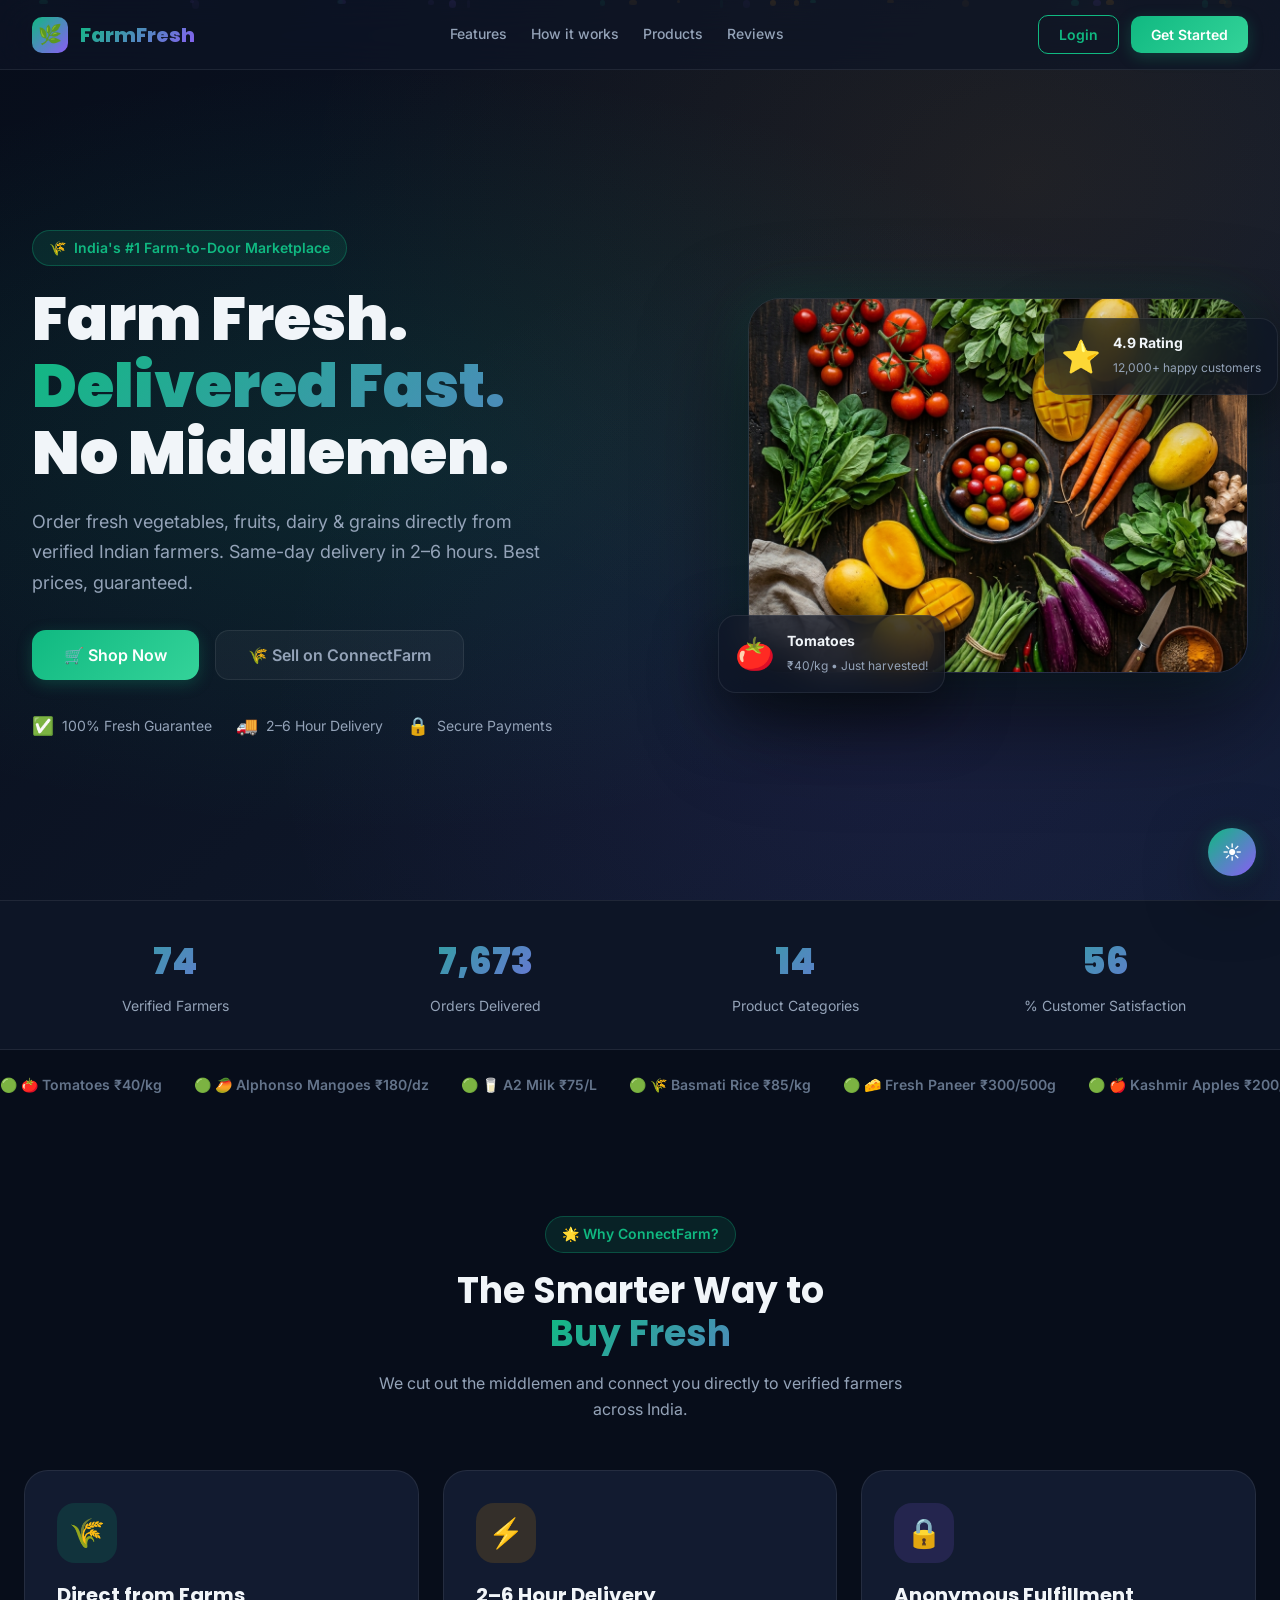
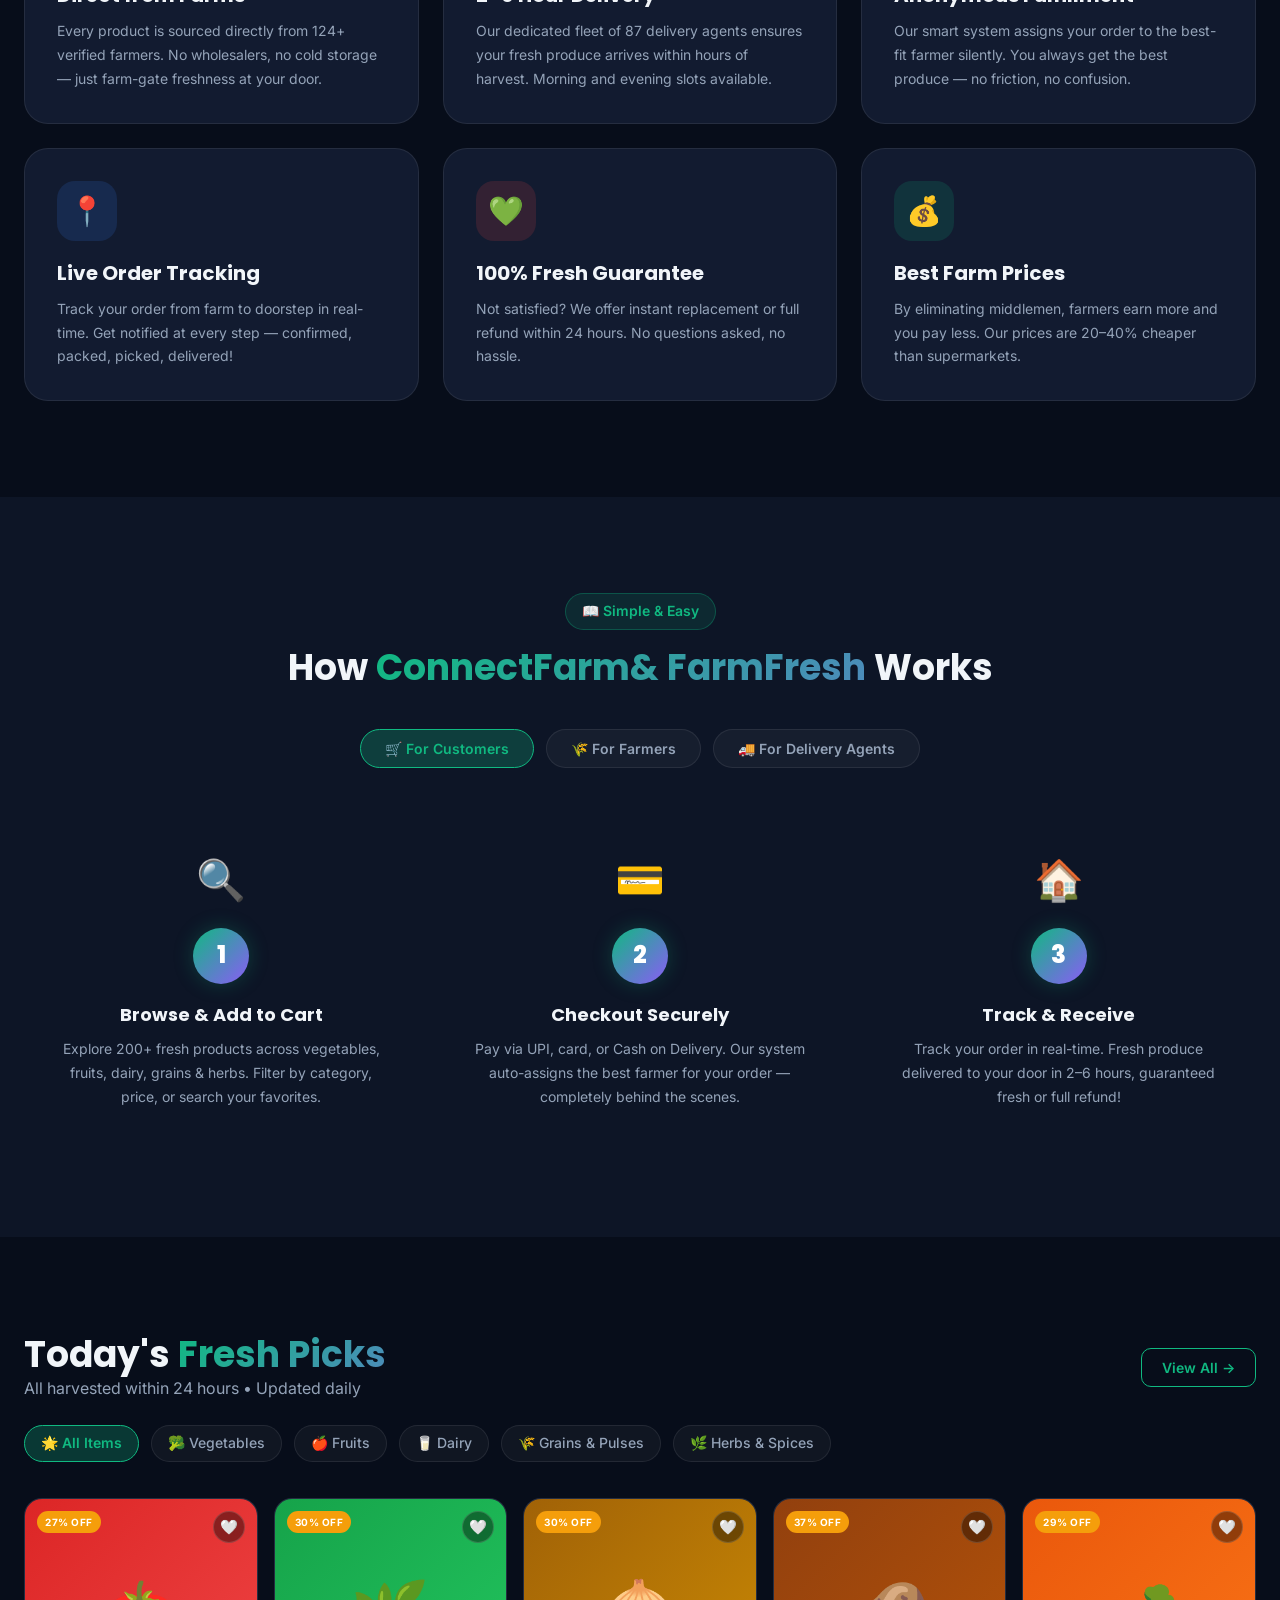
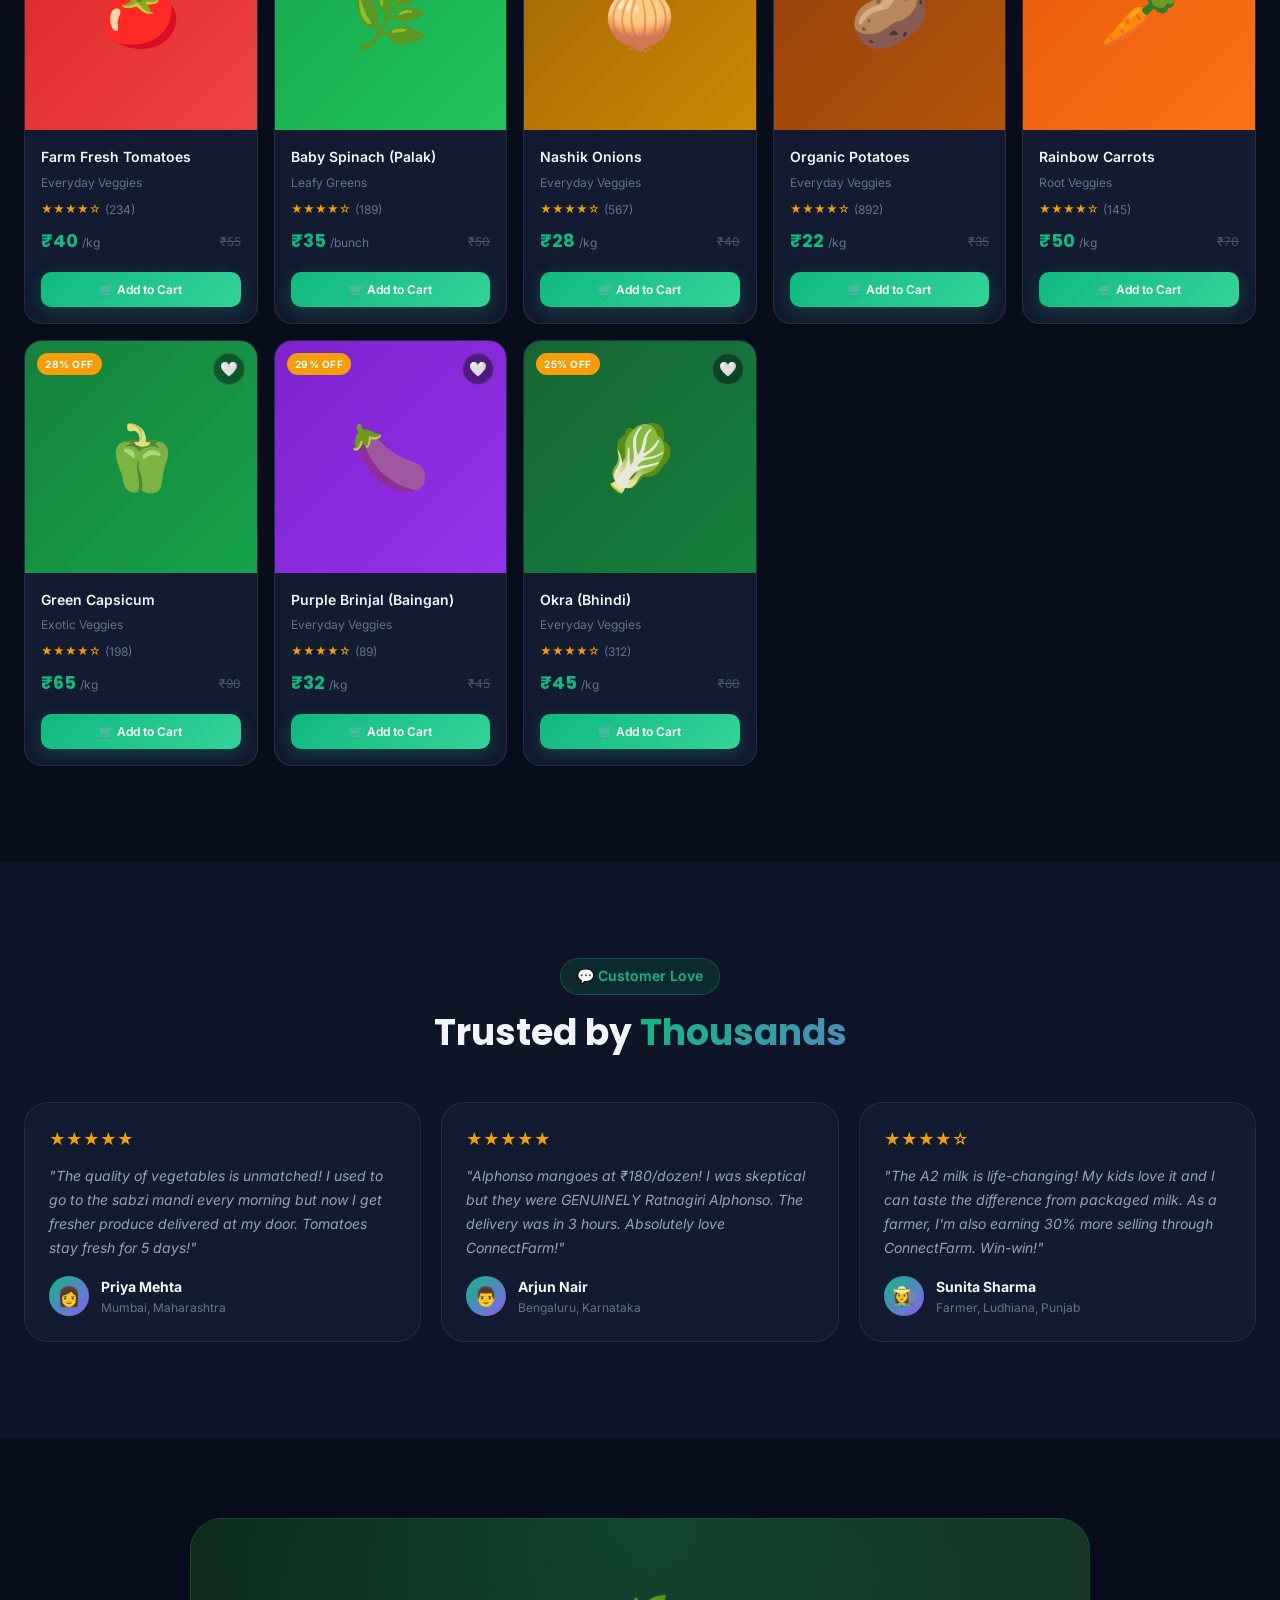
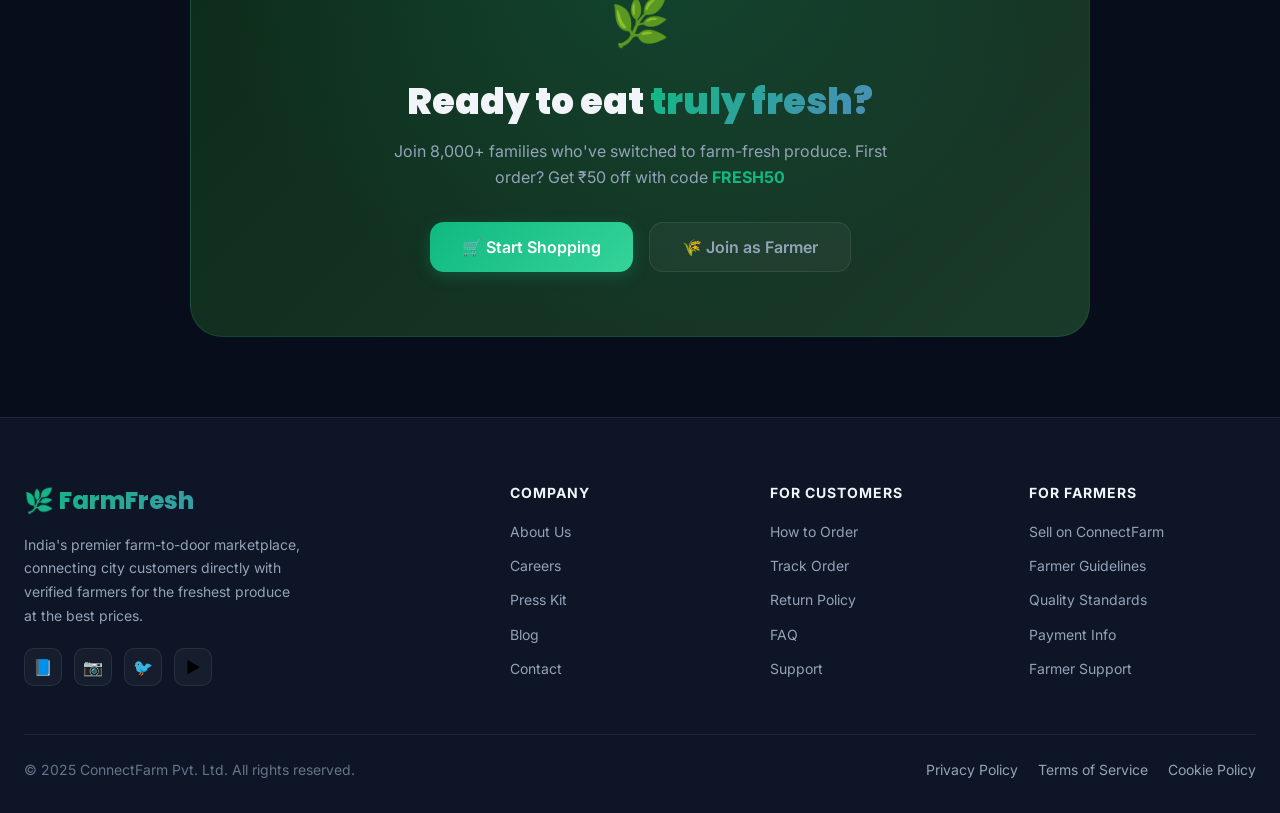
<file: index.html>
<!DOCTYPE html>
<html lang="en" data-theme="dark">
<head>
  <meta charset="UTF-8" />
  <meta name="viewport" content="width=device-width, initial-scale=1.0" />
  <title>FarmFresh — Delivered Fast</title>
  <meta name="description" content="India's premium farm-to-door marketplace. Order fresh vegetables, fruits, dairy & grains directly from verified farmers. Fast delivery, best prices." />
  <link rel="icon" href="data:image/svg+xml,<svg xmlns='http://www.w3.org/2000/svg' viewBox='0 0 100 100'><text y='.9em' font-size='90'>🌿</text></svg>" />
  <link rel="stylesheet" href="css/globals.css" />
  <link rel="stylesheet" href="css/components.css" />
  <link rel="stylesheet" href="css/animations.css" />
  <link rel="stylesheet" href="css/responsive.css" />
  <style>
    /* ─── Landing Page Specific ─── */
    .landing-nav {
      position: fixed; top: 0; left: 0; right: 0; z-index: var(--z-fixed);
      display: flex; align-items: center; gap: var(--space-6);
      padding: 0 var(--space-8); height: 70px;
      background: var(--glass); backdrop-filter: blur(20px);
      border-bottom: 1px solid var(--border);
      transition: all var(--transition);
    }
    .landing-nav.scrolled { background: var(--bg-secondary); box-shadow: var(--shadow); }
    .nav-links { display: flex; gap: var(--space-6); margin-left: auto; }
    .nav-link {
      font-size: var(--text-sm); font-weight: 500; color: var(--text-secondary);
      transition: color var(--transition-fast); text-decoration: none;
    }
    .nav-link:hover { color: var(--primary); }

    /* Hero */
    .hero {
      min-height: 100vh; position: relative; overflow: hidden;
      display: flex; align-items: center;
      background: var(--gradient-hero);
      padding-top: 70px;
    }
    .hero-bg {
      position: absolute; inset: 0; z-index: 0;
      background: radial-gradient(ellipse at 30% 50%, rgba(16,185,129,0.12) 0%, transparent 60%),
                  radial-gradient(ellipse at 80% 20%, rgba(245,158,11,0.08) 0%, transparent 50%),
                  radial-gradient(ellipse at 70% 80%, rgba(139,92,246,0.08) 0%, transparent 50%);
    }
    .hero-inner {
      position: relative; z-index: 2;
      display: flex; align-items: center; gap: var(--space-16);
      width: 100%; max-width: 1280px; margin: 0 auto;
      padding: var(--space-16) var(--space-8);
    }
    .hero-content { flex: 1; }
    .hero-eyebrow {
      display: inline-flex; align-items: center; gap: var(--space-2);
      background: rgba(16,185,129,0.12); border: 1px solid rgba(16,185,129,0.3);
      border-radius: var(--radius-full); padding: 6px var(--space-4);
      font-size: var(--text-sm); font-weight: 600; color: var(--primary);
      margin-bottom: var(--space-5); animation: fadeInDown 0.6s ease;
    }
    .hero-title {
      font-family: var(--font-display); font-size: 3.8rem; font-weight: 900;
      line-height: 1.1; margin-bottom: var(--space-5);
      animation: fadeInUp 0.7s ease 0.1s both;
    }
    .hero-subtitle {
      font-size: var(--text-lg); color: var(--text-secondary);
      max-width: 520px; margin-bottom: var(--space-8);
      animation: fadeInUp 0.7s ease 0.2s both;
      line-height: 1.7;
    }
    .hero-cta-group {
      display: flex; gap: var(--space-4); flex-wrap: wrap;
      margin-bottom: var(--space-8);
      animation: fadeInUp 0.7s ease 0.3s both;
    }
    .hero-trust-badges {
      display: flex; gap: var(--space-6); flex-wrap: wrap;
      animation: fadeInUp 0.7s ease 0.4s both;
    }
    .trust-badge {
      display: flex; align-items: center; gap: var(--space-2);
      font-size: var(--text-sm); color: var(--text-secondary);
    }
    .trust-badge-icon { font-size: 1.1rem; }
    .hero-image-area {
      flex: 1; max-width: 500px;
      position: relative; animation: heroFloat 6s ease-in-out infinite;
    }
    .hero-img {
      width: 100%; border-radius: var(--radius-2xl);
      box-shadow: var(--shadow-xl), 0 0 60px rgba(16,185,129,0.15);
      object-fit: cover; aspect-ratio: 4/3;
      border: 1px solid var(--border);
    }
    .hero-float-card {
      position: absolute; background: var(--glass);
      backdrop-filter: blur(20px); border: 1px solid var(--glass-border);
      border-radius: var(--radius-lg); padding: var(--space-3) var(--space-4);
      display: flex; align-items: center; gap: var(--space-3);
      box-shadow: var(--shadow-lg);
    }
    .hero-float-card.card-1 { bottom: -20px; left: -30px; animation: floatSlow 4s ease-in-out infinite; }
    .hero-float-card.card-2 { top: 20px; right: -30px; animation: floatSlow 5s ease-in-out infinite reverse; }
    .float-card-emoji { font-size: 2rem; }
    .float-card-text strong { display: block; font-size: var(--text-sm); color: var(--text-primary); font-weight: 700; }
    .float-card-text span { font-size: var(--text-xs); color: var(--text-secondary); }

    /* Stats bar */
    .stats-bar {
      background: var(--bg-secondary); border-top: 1px solid var(--border);
      border-bottom: 1px solid var(--border); padding: var(--space-8) 0;
    }
    .stats-grid {
      display: grid; grid-template-columns: repeat(4, 1fr);
      gap: var(--space-6); max-width: 1280px; margin: 0 auto;
      padding: 0 var(--space-8); text-align: center;
    }
    .stat-item {}
    .stat-num {
      font-family: var(--font-display); font-size: var(--text-4xl);
      font-weight: 900; background: var(--gradient-primary);
      -webkit-background-clip: text; -webkit-text-fill-color: transparent;
      background-clip: text;
    }
    .stat-desc { font-size: var(--text-sm); color: var(--text-secondary); margin-top: 4px; }

    /* Marquee */
    .marquee-section { padding: var(--space-6) 0; overflow: hidden; background: var(--bg-primary); }
    .marquee-track {
      display: flex; gap: var(--space-8); white-space: nowrap;
      animation: marqueeScroll 20s linear infinite;
    }
    .marquee-item {
      display: inline-flex; align-items: center; gap: var(--space-3);
      font-size: var(--text-sm); font-weight: 600; color: var(--text-tertiary);
      flex-shrink: 0;
    }
    @keyframes marqueeScroll {
      from { transform: translateX(0); }
      to { transform: translateX(-50%); }
    }

    /* Features */
    .features-section { padding: var(--space-24) 0; background: var(--bg-primary); }
    .features-grid { display: grid; grid-template-columns: repeat(3, 1fr); gap: var(--space-6); }
    .feature-card {
      background: var(--bg-card); border: 1px solid var(--border);
      border-radius: var(--radius-xl); padding: var(--space-8);
      transition: all var(--transition); position: relative; overflow: hidden;
    }
    .feature-card::before {
      content: ''; position: absolute; top: 0; left: 0; right: 0; height: 2px;
      background: var(--gradient-primary); transform: scaleX(0); transform-origin: left;
      transition: transform var(--transition);
    }
    .feature-card:hover::before { transform: scaleX(1); }
    .feature-card:hover { transform: translateY(-6px); box-shadow: var(--shadow-lg); border-color: var(--primary); }
    .feature-icon {
      width: 60px; height: 60px; border-radius: var(--radius-lg);
      display: flex; align-items: center; justify-content: center;
      font-size: 1.8rem; margin-bottom: var(--space-5);
    }
    .feature-title { font-size: var(--text-xl); font-weight: 700; margin-bottom: var(--space-3); }
    .feature-desc { color: var(--text-secondary); line-height: 1.7; font-size: var(--text-sm); }

    /* How it works */
    .how-section { padding: var(--space-24) 0; background: var(--bg-secondary); }
    .how-tabs { display: flex; gap: var(--space-3); justify-content: center; margin-bottom: var(--space-12); flex-wrap: wrap; }
    .how-tab {
      padding: 10px var(--space-6); border-radius: var(--radius-full);
      background: var(--surface); border: 1.5px solid var(--border);
      font-weight: 600; font-size: var(--text-sm); cursor: pointer;
      transition: all var(--transition-fast); color: var(--text-secondary);
    }
    .how-tab.active { background: var(--primary-glow); border-color: var(--primary); color: var(--primary); }
    .how-content { display: none; }
    .how-content.active { display: grid; grid-template-columns: repeat(3, 1fr); gap: var(--space-6); }
    .steps-grid { grid-template-columns: repeat(3, 1fr); }
    .step-card {
      text-align: center; padding: var(--space-8);
      position: relative;
    }
    .step-num {
      width: 56px; height: 56px; border-radius: var(--radius-full);
      background: var(--gradient-primary); color: white;
      font-family: var(--font-display); font-size: var(--text-2xl); font-weight: 800;
      display: flex; align-items: center; justify-content: center;
      margin: 0 auto var(--space-5);
      box-shadow: 0 0 20px var(--primary-glow);
    }
    .step-icon { font-size: 2.5rem; margin-bottom: var(--space-4); }
    .step-title { font-size: var(--text-lg); font-weight: 700; margin-bottom: var(--space-3); }
    .step-desc { color: var(--text-secondary); font-size: var(--text-sm); line-height: 1.7; }
    .step-connector {
      position: absolute; top: 85px; right: -20px; width: 40px; height: 2px;
      background: var(--gradient-primary); opacity: 0.4;
    }

    /* Products preview */
    .products-section { padding: var(--space-24) 0; background: var(--bg-primary); }
    .categories-scroll {
      display: flex; gap: var(--space-3); overflow-x: auto;
      padding-bottom: var(--space-3); margin-bottom: var(--space-6);
      scrollbar-width: none;
    }
    .categories-scroll::-webkit-scrollbar { display: none; }

    /* Testimonials */
    .testimonials-section { padding: var(--space-24) 0; background: var(--bg-secondary); }
    .testimonials-grid { display: grid; grid-template-columns: repeat(3, 1fr); gap: var(--space-5); }
    .testimonial-card {
      background: var(--bg-card); border: 1px solid var(--border);
      border-radius: var(--radius-xl); padding: var(--space-6);
      transition: all var(--transition);
    }
    .testimonial-card:hover { transform: translateY(-4px); box-shadow: var(--shadow-lg); }
    .testimonial-stars { color: var(--secondary); font-size: 1rem; margin-bottom: var(--space-3); }
    .testimonial-text { color: var(--text-secondary); font-size: var(--text-sm); line-height: 1.7; margin-bottom: var(--space-4); font-style: italic; }
    .testimonial-author { display: flex; align-items: center; gap: var(--space-3); }
    .testimonial-avatar {
      width: 40px; height: 40px; border-radius: var(--radius-full);
      background: var(--gradient-primary); display: flex; align-items: center; justify-content: center;
      font-size: 1.2rem;
    }
    .testimonial-name { font-weight: 700; font-size: var(--text-sm); }
    .testimonial-loc { font-size: var(--text-xs); color: var(--text-tertiary); }

    /* App CTA */
    .app-section {
      padding: var(--space-20) 0; background: var(--bg-primary);
    }
    .app-cta-card {
      background: linear-gradient(135deg, #0d2b1a, #1a3a2a);
      border: 1px solid rgba(16,185,129,0.2);
      border-radius: var(--radius-2xl); padding: var(--space-16);
      text-align: center; position: relative; overflow: hidden;
      max-width: 900px; margin: 0 auto;
    }
    .app-cta-card::before {
      content: ''; position: absolute; inset: 0;
      background: radial-gradient(ellipse at 50% 0%, rgba(16,185,129,0.15) 0%, transparent 70%);
    }
    .app-cta-card > * { position: relative; z-index: 1; }

    /* Footer */
    .footer { background: var(--bg-secondary); border-top: 1px solid var(--border); padding: var(--space-16) 0 var(--space-8); }
    .footer-grid { display: grid; grid-template-columns: 2fr 1fr 1fr 1fr; gap: var(--space-8); margin-bottom: var(--space-12); }
    .footer-brand { max-width: 280px; }
    .footer-logo { font-family: var(--font-display); font-size: var(--text-2xl); font-weight: 800; }
    .footer-desc { color: var(--text-secondary); font-size: var(--text-sm); margin-top: var(--space-3); line-height: 1.7; }
    .footer-social { display: flex; gap: var(--space-3); margin-top: var(--space-5); }
    .social-btn {
      width: 38px; height: 38px; border-radius: var(--radius);
      background: var(--surface); border: 1px solid var(--border);
      display: flex; align-items: center; justify-content: center;
      font-size: 1rem; cursor: pointer; transition: all var(--transition-fast);
    }
    .social-btn:hover { background: var(--primary-glow); border-color: var(--primary); }
    .footer-heading { font-size: var(--text-sm); font-weight: 700; text-transform: uppercase; letter-spacing: 1px; color: var(--text-primary); margin-bottom: var(--space-4); }
    .footer-links { display: flex; flex-direction: column; gap: var(--space-3); }
    .footer-link { font-size: var(--text-sm); color: var(--text-secondary); transition: color var(--transition-fast); text-decoration: none; }
    .footer-link:hover { color: var(--primary); }
    .footer-bottom { border-top: 1px solid var(--border); padding-top: var(--space-6); display: flex; align-items: center; justify-content: space-between; }
    .footer-copy { font-size: var(--text-sm); color: var(--text-tertiary); }

    /* Login Modal styles */
    .login-card {
      background: var(--bg-secondary); border: 1px solid var(--border);
      border-radius: var(--radius-2xl); padding: var(--space-10);
      width: 100%; max-width: 440px; position: relative; z-index: 1;
      box-shadow: var(--shadow-xl);
    }
    .login-logo {
      text-align: center; margin-bottom: var(--space-8);
    }
    .login-logo-icon {
      width: 64px; height: 64px; border-radius: var(--radius-xl);
      background: var(--gradient-primary); display: flex; align-items: center;
      justify-content: center; font-size: 2rem; margin: 0 auto var(--space-3);
      box-shadow: 0 0 30px var(--primary-glow);
    }
    .login-title { font-family: var(--font-display); font-size: var(--text-2xl); font-weight: 800; }
    .login-subtitle { color: var(--text-secondary); font-size: var(--text-sm); margin-top: 4px; }

    .demo-accounts {
      background: var(--surface); border: 1px solid var(--border);
      border-radius: var(--radius-lg); padding: var(--space-4);
      margin-bottom: var(--space-5);
    }
    .demo-label { font-size: var(--text-xs); font-weight: 700; text-transform: uppercase; letter-spacing: 0.5px; color: var(--text-tertiary); margin-bottom: var(--space-3); }
    .demo-grid { display: grid; grid-template-columns: 1fr 1fr; gap: var(--space-2); }
    .demo-btn {
      padding: var(--space-3); border-radius: var(--radius);
      background: var(--surface); border: 1px solid var(--border);
      cursor: pointer; text-align: center; transition: all var(--transition-fast);
      font-size: var(--text-xs);
    }
    .demo-btn:hover { background: var(--primary-glow); border-color: var(--primary); }
    .demo-btn-emoji { font-size: 1.3rem; display: block; margin-bottom: 4px; }
    .demo-btn-label { font-weight: 600; color: var(--text-primary); display: block; }
    .demo-btn-email { color: var(--text-tertiary); font-size: 10px; display: block; }
    .divider {
      display: flex; align-items: center; gap: var(--space-3);
      margin: var(--space-5) 0;
    }
    .divider::before, .divider::after {
      content: ''; flex: 1; height: 1px; background: var(--border);
    }
    .divider-text { font-size: var(--text-xs); color: var(--text-tertiary); white-space: nowrap; }

    #login-error {
      background: rgba(239, 68, 68, 0.1); border: 1px solid rgba(239, 68, 68, 0.3);
      border-radius: var(--radius); padding: var(--space-3) var(--space-4);
      color: var(--danger-light); font-size: var(--text-sm); margin-bottom: var(--space-4);
      display: none;
    }
  </style>
</head>
<body>
  <!-- Page Loader -->
  <div id="page-loader">
    <div class="loader-inner">
      <div class="loader-logo">🌿 FarmFresh</div>
      <div class="loader-bar"><div class="loader-bar-fill"></div></div>
    </div>
  </div>

  <!-- Overlay -->
  <div class="overlay" id="overlay" onclick="closeLoginModal()"></div>

  <!-- Toast Container -->
  <div id="toast-container"></div>

  <!-- Theme Toggle -->
  <button class="theme-toggle" id="theme-toggle" onclick="CF_APP.toggleTheme()" title="Toggle theme">☀️</button>

  <!-- ════════════ NAVBAR ════════════ -->
  <nav class="landing-nav" id="main-nav">
    <div class="navbar-brand">
      <div class="navbar-logo">🌿</div>
      <span class="navbar-brand-text">FarmFresh</span>
    </div>
    <nav class="nav-links">
      <a href="#features" class="nav-link">Features</a>
      <a href="#how-it-works" class="nav-link">How it works</a>
      <a href="#products" class="nav-link">Products</a>
      <a href="#testimonials" class="nav-link">Reviews</a>
    </nav>
    <div style="margin-left:auto;display:flex;gap:var(--space-3);align-items:center">
      <button class="btn btn-outline" onclick="openLoginModal()">Login</button>
      <button class="btn btn-primary" onclick="openLoginModal()">Get Started</button>
    </div>
  </nav>

  <!-- ════════════ HERO ════════════ -->
  <section class="hero">
    <div class="hero-bg"></div>
    <div id="hero-particles" class="particles-container"></div>
    <div class="hero-inner">
      <div class="hero-content">
        <div class="hero-eyebrow">
          <span>🌾</span> <span>India's #1 Farm-to-Door Marketplace</span>
        </div>
        <h1 class="hero-title">
          Farm Fresh.<br>
          <span class="gradient-text">Delivered Fast.</span><br>
          No Middlemen.
        </h1>
        <p class="hero-subtitle">
          Order fresh vegetables, fruits, dairy & grains directly from verified Indian farmers. Same-day delivery in 2–6 hours. Best prices, guaranteed.
        </p>
        <div class="hero-cta-group">
          <button class="btn btn-primary btn-lg" onclick="openLoginModal('customer')">
            🛒 Shop Now
          </button>
          <button class="btn btn-ghost btn-lg" onclick="openLoginModal('farmer')">
            🌾 Sell on ConnectFarm
          </button>
        </div>
        <div class="hero-trust-badges">
          <div class="trust-badge"><span class="trust-badge-icon">✅</span> 100% Fresh Guarantee</div>
          <div class="trust-badge"><span class="trust-badge-icon">🚚</span> 2–6 Hour Delivery</div>
          <div class="trust-badge"><span class="trust-badge-icon">🔒</span> Secure Payments</div>
        </div>
      </div>
      <div class="hero-image-area">
        <img src="assets/images/hero.png" alt="Fresh farm produce" class="hero-img" onerror="this.style.cssText='background:var(--gradient-primary);height:300px;display:flex;align-items:center;justify-content:center;font-size:6rem;border-radius:var(--radius-2xl)'" />
        <div class="hero-float-card card-1">
          <div class="float-card-emoji">🍅</div>
          <div class="float-card-text">
            <strong>Tomatoes</strong>
            <span>₹40/kg • Just harvested!</span>
          </div>
        </div>
        <div class="hero-float-card card-2">
          <div class="float-card-emoji">⭐</div>
          <div class="float-card-text">
            <strong>4.9 Rating</strong>
            <span>12,000+ happy customers</span>
          </div>
        </div>
      </div>
    </div>
  </section>

  <!-- ════════════ STATS BAR ════════════ -->
  <section class="stats-bar">
    <div class="stats-grid">
      <div class="stat-item reveal">
        <div class="stat-num" data-count="124">0</div>
        <div class="stat-desc">Verified Farmers</div>
      </div>
      <div class="stat-item reveal delay-100">
        <div class="stat-num" data-count="12847">0</div>
        <div class="stat-desc">Orders Delivered</div>
      </div>
      <div class="stat-item reveal delay-200">
        <div class="stat-num" data-count="25">0</div>
        <div class="stat-desc">Product Categories</div>
      </div>
      <div class="stat-item reveal delay-300">
        <div class="stat-num" data-count="94">0</div>
        <div class="stat-desc">% Customer Satisfaction</div>
      </div>
    </div>
  </section>

  <!-- Marquee -->
  <div class="marquee-section">
    <div class="marquee-track" id="marquee-track">
      <!-- Items duplicated for seamless loop -->
    </div>
  </div>

  <!-- ════════════ FEATURES ════════════ -->
  <section class="features-section" id="features">
    <div class="container">
      <div class="text-center" style="margin-bottom:var(--space-12)">
        <div class="hero-eyebrow" style="display:inline-flex;margin-bottom:var(--space-4)">🌟 Why ConnectFarm?</div>
        <h2 class="reveal">The Smarter Way to<br><span class="gradient-text">Buy Fresh</span></h2>
        <p class="reveal delay-100" style="max-width:560px;margin:var(--space-4) auto 0">We cut out the middlemen and connect you directly to verified farmers across India.</p>
      </div>
      <div class="features-grid">
        <div class="feature-card reveal">
          <div class="feature-icon" style="background:rgba(16,185,129,0.15)">🌾</div>
          <h3 class="feature-title">Direct from Farms</h3>
          <p class="feature-desc">Every product is sourced directly from 124+ verified farmers. No wholesalers, no cold storage — just farm-gate freshness at your door.</p>
        </div>
        <div class="feature-card reveal delay-100">
          <div class="feature-icon" style="background:rgba(245,158,11,0.15)">⚡</div>
          <h3 class="feature-title">2–6 Hour Delivery</h3>
          <p class="feature-desc">Our dedicated fleet of 87 delivery agents ensures your fresh produce arrives within hours of harvest. Morning and evening slots available.</p>
        </div>
        <div class="feature-card reveal delay-200">
          <div class="feature-icon" style="background:rgba(139,92,246,0.15)">🔒</div>
          <h3 class="feature-title">Anonymous Fulfillment</h3>
          <p class="feature-desc">Our smart system assigns your order to the best-fit farmer silently. You always get the best produce — no friction, no confusion.</p>
        </div>
        <div class="feature-card reveal">
          <div class="feature-icon" style="background:rgba(59,130,246,0.15)">📍</div>
          <h3 class="feature-title">Live Order Tracking</h3>
          <p class="feature-desc">Track your order from farm to doorstep in real-time. Get notified at every step — confirmed, packed, picked, delivered!</p>
        </div>
        <div class="feature-card reveal delay-100">
          <div class="feature-icon" style="background:rgba(239,68,68,0.15)">💚</div>
          <h3 class="feature-title">100% Fresh Guarantee</h3>
          <p class="feature-desc">Not satisfied? We offer instant replacement or full refund within 24 hours. No questions asked, no hassle.</p>
        </div>
        <div class="feature-card reveal delay-200">
          <div class="feature-icon" style="background:rgba(16,185,129,0.15)">💰</div>
          <h3 class="feature-title">Best Farm Prices</h3>
          <p class="feature-desc">By eliminating middlemen, farmers earn more and you pay less. Our prices are 20–40% cheaper than supermarkets.</p>
        </div>
      </div>
    </div>
  </section>

  <!-- ════════════ HOW IT WORKS ════════════ -->
  <section class="how-section" id="how-it-works">
    <div class="container">
      <div class="text-center" style="margin-bottom:var(--space-10)">
        <div class="hero-eyebrow" style="display:inline-flex;margin-bottom:var(--space-4)">📖 Simple & Easy</div>
        <h2 class="reveal">How <span class="gradient-text">ConnectFarm& FarmFresh</span> Works</h2>
      </div>
      <div class="how-tabs">
        <button class="how-tab active" onclick="switchHowTab('customer', this)">🛒 For Customers</button>
        <button class="how-tab" onclick="switchHowTab('farmer', this)">🌾 For Farmers</button>
        <button class="how-tab" onclick="switchHowTab('delivery', this)">🚚 For Delivery Agents</button>
      </div>

      <div class="how-content active" id="how-customer">
        <div class="step-card reveal">
          <div class="step-icon">🔍</div>
          <div class="step-num">1</div>
          <h3 class="step-title">Browse & Add to Cart</h3>
          <p class="step-desc">Explore 200+ fresh products across vegetables, fruits, dairy, grains & herbs. Filter by category, price, or search your favorites.</p>
        </div>
        <div class="step-card reveal delay-200">
          <div class="step-icon">💳</div>
          <div class="step-num">2</div>
          <h3 class="step-title">Checkout Securely</h3>
          <p class="step-desc">Pay via UPI, card, or Cash on Delivery. Our system auto-assigns the best farmer for your order — completely behind the scenes.</p>
        </div>
        <div class="step-card reveal delay-400">
          <div class="step-icon">🏠</div>
          <div class="step-num">3</div>
          <h3 class="step-title">Track & Receive</h3>
          <p class="step-desc">Track your order in real-time. Fresh produce delivered to your door in 2–6 hours, guaranteed fresh or full refund!</p>
        </div>
      </div>

      <div class="how-content" id="how-farmer">
        <div class="step-card reveal">
          <div class="step-icon">📋</div>
          <div class="step-num">1</div>
          <h3 class="step-title">List Your Products</h3>
          <p class="step-desc">Create your product listings with photos, prices, and quantity. Your products appear to thousands of city customers instantly.</p>
        </div>
        <div class="step-card reveal delay-200">
          <div class="step-icon">📦</div>
          <div class="step-num">2</div>
          <h3 class="step-title">Receive & Pack Orders</h3>
          <p class="step-desc">Get notified when a customer orders. Pack the produce and mark it ready — our delivery agent will pick it up.</p>
        </div>
        <div class="step-card reveal delay-400">
          <div class="step-icon">💰</div>
          <div class="step-num">3</div>
          <h3 class="step-title">Earn More</h3>
          <p class="step-desc">Receive instant payments. Track your earnings, orders, and growth on your personal dashboard with AI insights.</p>
        </div>
      </div>

      <div class="how-content" id="how-delivery">
        <div class="step-card reveal">
          <div class="step-icon">📱</div>
          <div class="step-num">1</div>
          <h3 class="step-title">Accept Deliveries</h3>
          <p class="step-desc">View assigned deliveries on your dashboard. See pickup location, drop address, and estimated earnings for each order.</p>
        </div>
        <div class="step-card reveal delay-200">
          <div class="step-icon">🗺️</div>
          <div class="step-num">2</div>
          <h3 class="step-title">Navigate & Deliver</h3>
          <p class="step-desc">Follow optimized routes to pick up from farms and deliver to customers. Real-time support available 24/7.</p>
        </div>
        <div class="step-card reveal delay-400">
          <div class="step-icon">📊</div>
          <div class="step-num">3</div>
          <h3 class="step-title">Track Your Earnings</h3>
          <p class="step-desc">Monitor daily earnings, fuel expenses, vehicle health, and monthly revenue on your comprehensive dashboard.</p>
        </div>
      </div>
    </div>
  </section>

  <!-- ════════════ PRODUCTS PREVIEW ════════════ -->
  <section class="products-section" id="products">
    <div class="container">
      <div class="section-header">
        <div>
          <h2 class="reveal">Today's <span class="gradient-text">Fresh Picks</span></h2>
          <p class="reveal delay-100">All harvested within 24 hours • Updated daily</p>
        </div>
        <button class="btn btn-outline" onclick="openLoginModal('customer')">View All →</button>
      </div>
      <div class="categories-scroll" id="landing-cats"></div>
      <div class="products-grid" id="landing-products"></div>
    </div>
  </section>

  <!-- ════════════ TESTIMONIALS ════════════ -->
  <section class="testimonials-section" id="testimonials">
    <div class="container">
      <div class="text-center" style="margin-bottom:var(--space-12)">
        <div class="hero-eyebrow" style="display:inline-flex;margin-bottom:var(--space-4)">💬 Customer Love</div>
        <h2 class="reveal">Trusted by <span class="gradient-text">Thousands</span></h2>
      </div>
      <div class="testimonials-grid">
        <div class="testimonial-card reveal">
          <div class="testimonial-stars">★★★★★</div>
          <p class="testimonial-text">"The quality of vegetables is unmatched! I used to go to the sabzi mandi every morning but now I get fresher produce delivered at my door. Tomatoes stay fresh for 5 days!"</p>
          <div class="testimonial-author">
            <div class="testimonial-avatar">👩</div>
            <div><div class="testimonial-name">Priya Mehta</div><div class="testimonial-loc">Mumbai, Maharashtra</div></div>
          </div>
        </div>
        <div class="testimonial-card reveal delay-100">
          <div class="testimonial-stars">★★★★★</div>
          <p class="testimonial-text">"Alphonso mangoes at ₹180/dozen! I was skeptical but they were GENUINELY Ratnagiri Alphonso. The delivery was in 3 hours. Absolutely love ConnectFarm!"</p>
          <div class="testimonial-author">
            <div class="testimonial-avatar">👨</div>
            <div><div class="testimonial-name">Arjun Nair</div><div class="testimonial-loc">Bengaluru, Karnataka</div></div>
          </div>
        </div>
        <div class="testimonial-card reveal delay-200">
          <div class="testimonial-stars">★★★★☆</div>
          <p class="testimonial-text">"The A2 milk is life-changing! My kids love it and I can taste the difference from packaged milk. As a farmer, I'm also earning 30% more selling through ConnectFarm. Win-win!"</p>
          <div class="testimonial-author">
            <div class="testimonial-avatar">👩‍🌾</div>
            <div><div class="testimonial-name">Sunita Sharma</div><div class="testimonial-loc">Farmer, Ludhiana, Punjab</div></div>
          </div>
        </div>
      </div>
    </div>
  </section>

  <!-- ════════════ APP CTA ════════════ -->
  <section class="app-section">
    <div class="container">
      <div class="app-cta-card">
        <div style="font-size:3rem;margin-bottom:var(--space-5)">🌿</div>
        <h2 style="font-size:var(--text-4xl);font-weight:900;margin-bottom:var(--space-4)">
          Ready to eat <span class="gradient-text">truly fresh?</span>
        </h2>
        <p style="max-width:500px;margin:0 auto var(--space-8);color:var(--text-secondary)">
          Join 8,000+ families who've switched to farm-fresh produce. First order? Get ₹50 off with code <strong style="color:var(--primary)">FRESH50</strong>
        </p>
        <div style="display:flex;gap:var(--space-4);justify-content:center;flex-wrap:wrap">
          <button class="btn btn-primary btn-lg" onclick="openLoginModal('customer')">🛒 Start Shopping</button>
          <button class="btn btn-ghost btn-lg" onclick="openLoginModal('farmer')">🌾 Join as Farmer</button>
        </div>
      </div>
    </div>
  </section>

  <!-- ════════════ FOOTER ════════════ -->
  <footer class="footer">
    <div class="container">
      <div class="footer-grid">
        <div class="footer-brand">
          <div class="footer-logo gradient-text">🌿 FarmFresh</div>
          <p class="footer-desc">India's premier farm-to-door marketplace, connecting city customers directly with verified farmers for the freshest produce at the best prices.</p>
          <div class="footer-social">
            <button class="social-btn">📘</button>
            <button class="social-btn">📷</button>
            <button class="social-btn">🐦</button>
            <button class="social-btn">▶️</button>
          </div>
        </div>
        <div>
          <div class="footer-heading">Company</div>
          <div class="footer-links">
            <a href="#" class="footer-link">About Us</a>
            <a href="#" class="footer-link">Careers</a>
            <a href="#" class="footer-link">Press Kit</a>
            <a href="#" class="footer-link">Blog</a>
            <a href="#" class="footer-link">Contact</a>
          </div>
        </div>
        <div>
          <div class="footer-heading">For Customers</div>
          <div class="footer-links">
            <a href="#" class="footer-link">How to Order</a>
            <a href="#" class="footer-link">Track Order</a>
            <a href="#" class="footer-link">Return Policy</a>
            <a href="#" class="footer-link">FAQ</a>
            <a href="#" class="footer-link">Support</a>
          </div>
        </div>
        <div>
          <div class="footer-heading">For Farmers</div>
          <div class="footer-links">
            <a href="#" class="footer-link">Sell on ConnectFarm</a>
            <a href="#" class="footer-link">Farmer Guidelines</a>
            <a href="#" class="footer-link">Quality Standards</a>
            <a href="#" class="footer-link">Payment Info</a>
            <a href="#" class="footer-link">Farmer Support</a>
          </div>
        </div>
      </div>
      <div class="footer-bottom">
        <div class="footer-copy">© 2025 ConnectFarm Pvt. Ltd. All rights reserved.</div>
        <div style="display:flex;gap:var(--space-5)">
          <a href="#" class="footer-link">Privacy Policy</a>
          <a href="#" class="footer-link">Terms of Service</a>
          <a href="#" class="footer-link">Cookie Policy</a>
        </div>
      </div>
    </div>
  </footer>

  <!-- ════════════ LOGIN MODAL ════════════ -->
  <div class="modal" id="login-modal">
    <div class="login-card animate-scale-in">
      <div class="login-logo">
        <div class="login-logo-icon">🌿</div>
        <h2 class="login-title">Welcome Back</h2>
        <p class="login-subtitle">Sign in to your ConnectFarm account</p>
      </div>

      <!-- Demo Accounts -->
      <div class="demo-accounts">
        <div class="demo-label">⚡ Quick Demo Login</div>
        <div class="demo-grid">
          <button class="demo-btn" onclick="fillDemo('customer@demo.com','demo123')">
            <span class="demo-btn-emoji">👩</span>
            <span class="demo-btn-label">Customer</span>
            <span class="demo-btn-email">customer@demo.com</span>
          </button>
          <button class="demo-btn" onclick="fillDemo('farmer@demo.com','demo123')">
            <span class="demo-btn-emoji">👨‍🌾</span>
            <span class="demo-btn-label">Farmer</span>
            <span class="demo-btn-email">farmer@demo.com</span>
          </button>
          <button class="demo-btn" onclick="fillDemo('admin@demo.com','demo123')">
            <span class="demo-btn-emoji">🛡️</span>
            <span class="demo-btn-label">Admin</span>
            <span class="demo-btn-email">admin@demo.com</span>
          </button>
          <button class="demo-btn" onclick="fillDemo('delivery@demo.com','demo123')">
            <span class="demo-btn-emoji">🚚</span>
            <span class="demo-btn-label">Delivery</span>
            <span class="demo-btn-email">delivery@demo.com</span>
          </button>
        </div>
      </div>

      <div class="divider"><span class="divider-text">or enter manually</span></div>

      <!-- Error Message -->
      <div id="login-error"></div>

      <!-- Login Form -->
      <form onsubmit="handleLogin(event)">
        <div class="form-group">
          <label class="form-label">Email Address</label>
          <div class="form-control-icon">
            <span class="icon">📧</span>
            <input type="email" class="form-control" id="login-email" placeholder="you@example.com" required />
          </div>
        </div>
        <div class="form-group">
          <label class="form-label">Password</label>
          <div class="form-control-icon">
            <span class="icon">🔑</span>
            <input type="password" class="form-control" id="login-password" placeholder="Enter password" required />
          </div>
        </div>
        <button type="submit" class="btn btn-primary w-full btn-lg" id="login-btn" style="margin-top:var(--space-2)">
          Sign In →
        </button>
      </form>
      <p style="text-align:center;margin-top:var(--space-5);font-size:var(--text-xs);color:var(--text-tertiary)">
        Use password: <strong style="color:var(--primary)">demo123</strong> for all demo accounts
      </p>
    </div>
  </div>

  <!-- Scripts -->
  <script src="js/data.js"></script>
  <script src="js/auth.js"></script>
  <script src="js/app.js"></script>
  <script>
    // ─── Init ───
    CF_APP.initTheme();

    // Hide loader
    window.addEventListener('load', () => {
      setTimeout(() => CF_APP.hideLoader(), 500);
      CF_APP.initRevealAnimations();
      initLandingAnimations();
      renderMarquee();
      renderLandingProducts();
      renderLandingCategories();
      initCounters();
    });

    // Scroll nav effect
    window.addEventListener('scroll', () => {
      const nav = document.getElementById('main-nav');
      if (nav) nav.classList.toggle('scrolled', window.scrollY > 50);
    });

    // Particles
    CF_APP.generateParticles('hero-particles', 25);

    // ─── Login Modal ───
    function openLoginModal(roleHint) {
      document.getElementById('login-modal').classList.add('show');
      document.getElementById('overlay').classList.add('show');
      if (roleHint) {
        const emailMap = { customer: 'customer@demo.com', farmer: 'farmer@demo.com', admin: 'admin@demo.com', delivery: 'delivery@demo.com' };
        if (emailMap[roleHint]) fillDemo(emailMap[roleHint], 'demo123');
      }
    }
    function closeLoginModal() {
      document.getElementById('login-modal').classList.remove('show');
      document.getElementById('overlay').classList.remove('show');
    }

    function fillDemo(email, pass) {
      document.getElementById('login-email').value = email;
      document.getElementById('login-password').value = pass;
    }

    function handleLogin(e) {
      e.preventDefault();
      const email = document.getElementById('login-email').value;
      const pass = document.getElementById('login-password').value;
      const btn = document.getElementById('login-btn');
      btn.textContent = 'Signing in...';
      btn.disabled = true;

      setTimeout(() => {
        const result = CF_AUTH.login(email, pass);
        if (result.success) {
          CF_APP.toast('Welcome back, ' + result.user.name + '! 🎉', 'success');
          setTimeout(() => CF_AUTH.redirectToDashboard(result.user.role), 800);
        } else {
          const err = document.getElementById('login-error');
          err.textContent = result.message;
          err.style.display = 'block';
          btn.textContent = 'Sign In →';
          btn.disabled = false;
        }
      }, 800);
    }

    // ─── How tabs ───
    function switchHowTab(tab, btn) {
      document.querySelectorAll('.how-tab').forEach(t => t.classList.remove('active'));
      document.querySelectorAll('.how-content').forEach(c => c.classList.remove('active'));
      btn.classList.add('active');
      document.getElementById('how-' + tab).classList.add('active');
    }

    // ─── Counter animation ───
    function initCounters() {
      const counters = document.querySelectorAll('[data-count]');
      const obs = new IntersectionObserver(entries => {
        entries.forEach(e => {
          if (e.isIntersecting) {
            const el = e.target;
            const target = parseInt(el.dataset.count);
            CF_APP.animateCounter(el, target, 1500);
            obs.unobserve(el);
          }
        });
      }, { threshold: 0.3 });
      counters.forEach(c => obs.observe(c));
    }

    // ─── Marquee ───
    function renderMarquee() {
      const items = ['🍅 Tomatoes ₹40/kg', '🥭 Alphonso Mangoes ₹180/dz', '🥛 A2 Milk ₹75/L', '🌾 Basmati Rice ₹85/kg', '🧀 Fresh Paneer ₹300/500g', '🍎 Kashmir Apples ₹200/kg', '🌿 Desi Ghee ₹650/500ml', '🥬 Bhindi ₹45/kg', '🫘 Moong Dal ₹120/kg', '🍌 Bananas ₹45/dz'];
      const track = document.getElementById('marquee-track');
      if (track) {
        const doubled = [...items, ...items];
        track.innerHTML = doubled.map(i => `<span class="marquee-item">🟢 ${i}</span>`).join('');
      }
    }

    // ─── Landing products ───
    function renderLandingCategories() {
      const el = document.getElementById('landing-cats');
      if (!el) return;
      el.innerHTML = CF_DATA.categories.map((c, i) => `
        <span class="filter-chip ${i === 0 ? 'active' : ''}" onclick="filterLandingProducts('${c.id}', this)">
          ${c.emoji} ${c.label}
        </span>`).join('');
    }

    let landingFilter = 'all';
    function filterLandingProducts(cat, el) {
      landingFilter = cat;
      document.querySelectorAll('#landing-cats .filter-chip').forEach(c => c.classList.remove('active'));
      if (el) el.classList.add('active');
      renderLandingProducts();
    }

    function renderLandingProducts() {
      const el = document.getElementById('landing-products');
      if (!el) return;
      let products = CF_DATA.products;
      if (landingFilter !== 'all') products = products.filter(p => p.category === landingFilter);
      products = products.slice(0, 8);
      const discount = (p) => Math.round(((p.mrp - p.price) / p.mrp) * 100);
      el.innerHTML = products.map(p => `
        <div class="product-card" onclick="openLoginModal('customer')">
          <div class="product-card-img" style="background:${p.gradient}">
            ${p.emoji}
            ${discount(p) > 0 ? `<div class="product-card-tag">${discount(p)}% OFF</div>` : ''}
            <button class="product-wishlist-btn" onclick="event.stopPropagation()">🤍</button>
          </div>
          <div class="product-card-body">
            <div class="product-name">${p.name}</div>
            <div class="product-category-label">${p.subcategory}</div>
            <div class="product-rating">
              <span class="stars" style="color:var(--secondary)">${'★'.repeat(Math.floor(p.rating))}${'☆'.repeat(5 - Math.floor(p.rating))}</span>
              <span class="count">(${p.reviews})</span>
            </div>
            <div class="product-price-row">
              <div>
                <span class="product-price">₹${p.price}</span>
                <span class="product-unit">/${p.unit}</span>
              </div>
              <span class="product-mrp">₹${p.mrp}</span>
            </div>
          </div>
          <div class="product-card-actions">
            <button class="btn btn-primary w-full" style="font-size:var(--text-xs)" onclick="event.stopPropagation();openLoginModal('customer')">
              🛒 Add to Cart
            </button>
          </div>
        </div>`).join('');
    }

    // ─── Landing animations ───
    function initLandingAnimations() {
      // Product card hover glow
      document.querySelectorAll('.feature-card').forEach(card => {
        card.addEventListener('mouseenter', function() {
          this.style.background = 'var(--bg-elevated)';
        });
        card.addEventListener('mouseleave', function() {
          this.style.background = 'var(--bg-card)';
        });
      });
    }
  </script>
</body>
</html>
</file>
<file: css/globals.css>
/* ============================================================
   ConnectFarm — globals.css
   Design tokens, reset, typography, utilities
   ============================================================ */

@import url('https://fonts.googleapis.com/css2?family=Poppins:wght@300;400;500;600;700;800;900&family=Inter:wght@300;400;500;600;700&display=swap');

/* ─── CSS Variables (Dark Theme Default) ─── */
:root {
  /* Brand Colors */
  --primary: #10b981;
  --primary-light: #34d399;
  --primary-dark: #059669;
  --primary-glow: rgba(16, 185, 129, 0.25);
  --secondary: #f59e0b;
  --secondary-light: #fbbf24;
  --secondary-dark: #d97706;
  --secondary-glow: rgba(245, 158, 11, 0.25);
  --accent: #8b5cf6;
  --accent-light: #a78bfa;
  --accent-glow: rgba(139, 92, 246, 0.25);
  --danger: #ef4444;
  --danger-light: #f87171;
  --danger-glow: rgba(239, 68, 68, 0.2);
  --info: #3b82f6;
  --info-light: #60a5fa;

  /* Dark Theme Backgrounds */
  --bg-primary: #070d1a;
  --bg-secondary: #0d1526;
  --bg-tertiary: #111d35;
  --bg-card: #121b30;
  --bg-elevated: #1a2540;

  /* Surfaces & Glass */
  --surface: rgba(255, 255, 255, 0.04);
  --surface-hover: rgba(255, 255, 255, 0.07);
  --surface-active: rgba(255, 255, 255, 0.1);
  --glass: rgba(13, 21, 38, 0.7);
  --glass-light: rgba(255, 255, 255, 0.06);
  --glass-border: rgba(255, 255, 255, 0.08);
  --glass-border-hover: rgba(255, 255, 255, 0.15);

  /* Borders */
  --border: rgba(255, 255, 255, 0.08);
  --border-hover: rgba(255, 255, 255, 0.15);
  --border-active: rgba(16, 185, 129, 0.4);

  /* Text */
  --text-primary: #f1f5f9;
  --text-secondary: #94a3b8;
  --text-tertiary: #64748b;
  --text-muted: #475569;
  --text-inverse: #0f172a;

  /* Shadows */
  --shadow-sm: 0 1px 3px rgba(0, 0, 0, 0.4);
  --shadow: 0 4px 16px rgba(0, 0, 0, 0.4);
  --shadow-lg: 0 20px 60px rgba(0, 0, 0, 0.5);
  --shadow-xl: 0 40px 100px rgba(0, 0, 0, 0.6);
  --shadow-glow: 0 0 30px var(--primary-glow);
  --shadow-amber: 0 0 30px var(--secondary-glow);

  /* Gradients */
  --gradient-primary: linear-gradient(135deg, var(--primary), var(--accent));
  --gradient-secondary: linear-gradient(135deg, var(--secondary), var(--danger));
  --gradient-hero: linear-gradient(135deg, #070d1a 0%, #0d1526 50%, #111d35 100%);
  --gradient-card: linear-gradient(145deg, rgba(255,255,255,0.05), rgba(255,255,255,0.02));
  --gradient-emerald: linear-gradient(135deg, #10b981, #34d399);
  --gradient-amber: linear-gradient(135deg, #f59e0b, #fbbf24);

  /* Spacing */
  --space-1: 0.25rem;
  --space-2: 0.5rem;
  --space-3: 0.75rem;
  --space-4: 1rem;
  --space-5: 1.25rem;
  --space-6: 1.5rem;
  --space-8: 2rem;
  --space-10: 2.5rem;
  --space-12: 3rem;
  --space-16: 4rem;
  --space-20: 5rem;
  --space-24: 6rem;

  /* Border Radius */
  --radius-sm: 6px;
  --radius: 10px;
  --radius-md: 14px;
  --radius-lg: 18px;
  --radius-xl: 24px;
  --radius-2xl: 32px;
  --radius-full: 9999px;

  /* Typography */
  --font-sans: 'Inter', -apple-system, BlinkMacSystemFont, sans-serif;
  --font-display: 'Poppins', sans-serif;
  --text-xs: 0.75rem;
  --text-sm: 0.875rem;
  --text-base: 1rem;
  --text-lg: 1.125rem;
  --text-xl: 1.25rem;
  --text-2xl: 1.5rem;
  --text-3xl: 1.875rem;
  --text-4xl: 2.25rem;
  --text-5xl: 3rem;
  --text-6xl: 3.75rem;

  /* Transitions */
  --transition-fast: 150ms cubic-bezier(0.4, 0, 0.2, 1);
  --transition: 250ms cubic-bezier(0.4, 0, 0.2, 1);
  --transition-slow: 400ms cubic-bezier(0.4, 0, 0.2, 1);
  --transition-bounce: 300ms cubic-bezier(0.34, 1.56, 0.64, 1);

  /* Sidebar */
  --sidebar-width: 260px;
  --sidebar-collapsed: 70px;
  --header-height: 70px;

  /* Z-index */
  --z-dropdown: 100;
  --z-sticky: 200;
  --z-fixed: 300;
  --z-modal-backdrop: 400;
  --z-modal: 500;
  --z-toast: 600;
}

/* ─── Light Theme ─── */
[data-theme="light"] {
  --bg-primary: #f0fdf4;
  --bg-secondary: #ffffff;
  --bg-tertiary: #f8fafc;
  --bg-card: #ffffff;
  --bg-elevated: #f1f5f9;

  --surface: rgba(0, 0, 0, 0.03);
  --surface-hover: rgba(0, 0, 0, 0.06);
  --surface-active: rgba(0, 0, 0, 0.09);
  --glass: rgba(255, 255, 255, 0.85);
  --glass-light: rgba(0, 0, 0, 0.04);
  --glass-border: rgba(0, 0, 0, 0.08);
  --glass-border-hover: rgba(0, 0, 0, 0.15);

  --border: rgba(0, 0, 0, 0.08);
  --border-hover: rgba(0, 0, 0, 0.15);
  --border-active: rgba(16, 185, 129, 0.5);

  --text-primary: #0f172a;
  --text-secondary: #475569;
  --text-tertiary: #64748b;
  --text-muted: #94a3b8;
  --text-inverse: #f1f5f9;

  --shadow-sm: 0 1px 3px rgba(0, 0, 0, 0.08);
  --shadow: 0 4px 16px rgba(0, 0, 0, 0.08);
  --shadow-lg: 0 20px 60px rgba(0, 0, 0, 0.12);
  --shadow-xl: 0 40px 100px rgba(0, 0, 0, 0.15);

  --gradient-hero: linear-gradient(135deg, #ecfdf5 0%, #f0fdf4 50%, #d1fae5 100%);
  --gradient-card: linear-gradient(145deg, rgba(255,255,255,0.9), rgba(255,255,255,0.7));
}

/* ─── Reset ─── */
*, *::before, *::after {
  box-sizing: border-box;
  margin: 0;
  padding: 0;
}

html {
  scroll-behavior: smooth;
  -webkit-text-size-adjust: 100%;
}

body {
  font-family: var(--font-sans);
  background-color: var(--bg-primary);
  color: var(--text-primary);
  line-height: 1.6;
  font-size: var(--text-base);
  min-height: 100vh;
  transition: background-color var(--transition), color var(--transition);
  -webkit-font-smoothing: antialiased;
  -moz-osx-font-smoothing: grayscale;
}

img { max-width: 100%; height: auto; display: block; }
a { color: inherit; text-decoration: none; }
button { font-family: inherit; cursor: pointer; border: none; background: none; }
ul, ol { list-style: none; }
input, textarea, select { font-family: inherit; }

/* ─── Typography ─── */
h1, h2, h3, h4, h5, h6 {
  font-family: var(--font-display);
  font-weight: 700;
  line-height: 1.2;
  color: var(--text-primary);
}
h1 { font-size: var(--text-5xl); }
h2 { font-size: var(--text-4xl); }
h3 { font-size: var(--text-3xl); }
h4 { font-size: var(--text-2xl); }
h5 { font-size: var(--text-xl); }
h6 { font-size: var(--text-lg); }

p { color: var(--text-secondary); }

/* ─── Scrollbar ─── */
::-webkit-scrollbar { width: 6px; height: 6px; }
::-webkit-scrollbar-track { background: transparent; }
::-webkit-scrollbar-thumb { background: var(--border); border-radius: var(--radius-full); }
::-webkit-scrollbar-thumb:hover { background: var(--border-hover); }

/* ─── Selection ─── */
::selection { background: var(--primary-glow); color: var(--primary-light); }

/* ─── Utility Classes ─── */
.container { width: 100%; max-width: 1280px; margin: 0 auto; padding: 0 var(--space-6); }
.container-sm { max-width: 768px; margin: 0 auto; padding: 0 var(--space-6); }

.flex { display: flex; }
.flex-col { flex-direction: column; }
.items-center { align-items: center; }
.items-start { align-items: flex-start; }
.items-end { align-items: flex-end; }
.justify-center { justify-content: center; }
.justify-between { justify-content: space-between; }
.justify-end { justify-content: flex-end; }
.flex-1 { flex: 1; }
.flex-wrap { flex-wrap: wrap; }
.gap-1 { gap: var(--space-1); }
.gap-2 { gap: var(--space-2); }
.gap-3 { gap: var(--space-3); }
.gap-4 { gap: var(--space-4); }
.gap-6 { gap: var(--space-6); }
.gap-8 { gap: var(--space-8); }

.grid { display: grid; }
.grid-cols-2 { grid-template-columns: repeat(2, 1fr); }
.grid-cols-3 { grid-template-columns: repeat(3, 1fr); }
.grid-cols-4 { grid-template-columns: repeat(4, 1fr); }

.w-full { width: 100%; }
.h-full { height: 100%; }
.relative { position: relative; }
.absolute { position: absolute; }
.fixed { position: fixed; }
.sticky { position: sticky; }
.overflow-hidden { overflow: hidden; }
.overflow-auto { overflow: auto; }

.text-center { text-align: center; }
.text-right { text-align: right; }
.text-left { text-align: left; }
.text-xs { font-size: var(--text-xs); }
.text-sm { font-size: var(--text-sm); }
.text-lg { font-size: var(--text-lg); }
.text-xl { font-size: var(--text-xl); }
.text-2xl { font-size: var(--text-2xl); }
.font-medium { font-weight: 500; }
.font-semibold { font-weight: 600; }
.font-bold { font-weight: 700; }
.font-display { font-family: var(--font-display); }

.text-primary-color { color: var(--primary); }
.text-secondary-color { color: var(--secondary); }
.text-muted { color: var(--text-muted); }
.text-danger { color: var(--danger); }

.rounded { border-radius: var(--radius); }
.rounded-lg { border-radius: var(--radius-lg); }
.rounded-xl { border-radius: var(--radius-xl); }
.rounded-full { border-radius: var(--radius-full); }

.hidden { display: none !important; }
.block { display: block; }
.inline-flex { display: inline-flex; }
.inline-block { display: inline-block; }

.cursor-pointer { cursor: pointer; }
.pointer-events-none { pointer-events: none; }
.select-none { user-select: none; }

.truncate { white-space: nowrap; overflow: hidden; text-overflow: ellipsis; }
.line-clamp-2 {
  display: -webkit-box;
  -webkit-line-clamp: 2;
  -webkit-box-orient: vertical;
  overflow: hidden;
}

/* Spacing utilities */
.p-4 { padding: var(--space-4); }
.p-6 { padding: var(--space-6); }
.p-8 { padding: var(--space-8); }
.px-4 { padding-left: var(--space-4); padding-right: var(--space-4); }
.py-2 { padding-top: var(--space-2); padding-bottom: var(--space-2); }
.py-3 { padding-top: var(--space-3); padding-bottom: var(--space-3); }
.mt-1 { margin-top: var(--space-1); }
.mt-2 { margin-top: var(--space-2); }
.mt-4 { margin-top: var(--space-4); }
.mb-2 { margin-bottom: var(--space-2); }
.mb-4 { margin-bottom: var(--space-4); }
.mb-6 { margin-bottom: var(--space-6); }
.ml-auto { margin-left: auto; }

/* ─── Theme Toggle ─── */
.theme-toggle {
  position: fixed;
  bottom: var(--space-6);
  right: var(--space-6);
  z-index: var(--z-fixed);
  width: 48px;
  height: 48px;
  border-radius: var(--radius-full);
  background: var(--gradient-primary);
  display: flex;
  align-items: center;
  justify-content: center;
  box-shadow: var(--shadow-lg), 0 0 20px var(--primary-glow);
  transition: transform var(--transition-bounce), box-shadow var(--transition);
  cursor: pointer;
  border: none;
  color: white;
  font-size: 1.2rem;
}
.theme-toggle:hover {
  transform: scale(1.1) rotate(15deg);
  box-shadow: var(--shadow-xl), 0 0 30px var(--primary-glow);
}

/* ─── Toast Notifications ─── */
#toast-container {
  position: fixed;
  top: var(--space-6);
  right: var(--space-6);
  z-index: var(--z-toast);
  display: flex;
  flex-direction: column;
  gap: var(--space-3);
  pointer-events: none;
}
.toast {
  background: var(--bg-elevated);
  border: 1px solid var(--border);
  border-left: 3px solid var(--primary);
  border-radius: var(--radius-md);
  padding: var(--space-4) var(--space-5);
  display: flex;
  align-items: center;
  gap: var(--space-3);
  min-width: 300px;
  max-width: 400px;
  box-shadow: var(--shadow-lg);
  pointer-events: all;
  animation: slideInRight 0.3s var(--transition-bounce) forwards;
  backdrop-filter: blur(20px);
}
.toast.success { border-left-color: var(--primary); }
.toast.error { border-left-color: var(--danger); }
.toast.warning { border-left-color: var(--secondary); }
.toast.info { border-left-color: var(--info); }
.toast-icon { font-size: 1.25rem; flex-shrink: 0; }
.toast-message { font-size: var(--text-sm); font-weight: 500; color: var(--text-primary); }
.toast-exit { animation: slideOutRight 0.3s ease forwards; }

/* ─── Loading States ─── */
.skeleton {
  background: linear-gradient(
    90deg,
    var(--surface) 25%,
    var(--surface-hover) 50%,
    var(--surface) 75%
  );
  background-size: 200% 100%;
  animation: shimmer 1.5s infinite;
  border-radius: var(--radius);
}

/* ─── Badge ─── */
.badge {
  display: inline-flex;
  align-items: center;
  gap: 4px;
  padding: 2px 8px;
  border-radius: var(--radius-full);
  font-size: var(--text-xs);
  font-weight: 600;
  text-transform: uppercase;
  letter-spacing: 0.5px;
}
.badge-success { background: rgba(16, 185, 129, 0.15); color: var(--primary-light); border: 1px solid rgba(16, 185, 129, 0.3); }
.badge-warning { background: rgba(245, 158, 11, 0.15); color: var(--secondary-light); border: 1px solid rgba(245, 158, 11, 0.3); }
.badge-danger  { background: rgba(239, 68, 68, 0.15);  color: var(--danger-light); border: 1px solid rgba(239, 68, 68, 0.3); }
.badge-info    { background: rgba(59, 130, 246, 0.15); color: var(--info-light); border: 1px solid rgba(59, 130, 246, 0.3); }
.badge-accent  { background: rgba(139, 92, 246, 0.15); color: var(--accent-light); border: 1px solid rgba(139, 92, 246, 0.3); }
.badge-neutral { background: var(--surface); color: var(--text-secondary); border: 1px solid var(--border); }

/* ─── Star Rating ─── */
.stars { display: inline-flex; gap: 2px; color: var(--secondary); font-size: var(--text-sm); }

/* ─── Status Dot ─── */
.status-dot {
  width: 8px; height: 8px;
  border-radius: var(--radius-full);
  display: inline-block;
  flex-shrink: 0;
}
.status-dot.online { background: var(--primary); box-shadow: 0 0 6px var(--primary); }
.status-dot.offline { background: var(--text-muted); }
.status-dot.busy { background: var(--secondary); box-shadow: 0 0 6px var(--secondary); }

/* ─── Page Loader ─── */
#page-loader {
  position: fixed; inset: 0;
  background: var(--bg-primary);
  display: flex; align-items: center; justify-content: center;
  z-index: 9999;
  transition: opacity 0.5s, visibility 0.5s;
}
#page-loader.hide { opacity: 0; visibility: hidden; }
.loader-inner {
  text-align: center;
}
.loader-logo {
  font-family: var(--font-display);
  font-size: var(--text-2xl);
  font-weight: 800;
  background: var(--gradient-primary);
  -webkit-background-clip: text;
  -webkit-text-fill-color: transparent;
  background-clip: text;
  margin-bottom: var(--space-4);
}
.loader-bar {
  width: 200px;
  height: 3px;
  background: var(--surface);
  border-radius: var(--radius-full);
  overflow: hidden;
  margin: 0 auto;
}
.loader-bar-fill {
  height: 100%;
  background: var(--gradient-primary);
  border-radius: var(--radius-full);
  animation: loadingBar 1.5s ease-in-out infinite;
}

/* ─── Overlay ─── */
.overlay {
  position: fixed; inset: 0;
  background: rgba(0, 0, 0, 0.7);
  backdrop-filter: blur(4px);
  z-index: var(--z-modal-backdrop);
  opacity: 0;
  visibility: hidden;
  transition: opacity var(--transition), visibility var(--transition);
}
.overlay.show { opacity: 1; visibility: visible; }

/* ─── No Data State ─── */
.empty-state {
  text-align: center;
  padding: var(--space-16);
  color: var(--text-tertiary);
}
.empty-state .empty-icon {
  font-size: 4rem;
  margin-bottom: var(--space-4);
  opacity: 0.5;
}
.empty-state h3 { color: var(--text-secondary); margin-bottom: var(--space-2); font-size: var(--text-xl); }
</file>
<file: css/components.css>
/* ============================================================
   ConnectFarm — components.css
   Buttons, cards, modals, forms, navigation, product cards
   ============================================================ */

/* ─── Buttons ─── */
.btn {
  display: inline-flex;
  align-items: center;
  justify-content: center;
  gap: var(--space-2);
  padding: 10px var(--space-5);
  border-radius: var(--radius);
  font-family: var(--font-sans);
  font-size: var(--text-sm);
  font-weight: 600;
  cursor: pointer;
  border: none;
  transition: all var(--transition-bounce);
  white-space: nowrap;
  position: relative;
  overflow: hidden;
  text-decoration: none;
  user-select: none;
  -webkit-user-select: none;
}
.btn::after {
  content: '';
  position: absolute;
  inset: 0;
  background: rgba(255,255,255,0.1);
  opacity: 0;
  transition: opacity var(--transition-fast);
}
.btn:hover::after { opacity: 1; }
.btn:active { transform: scale(0.97); }
.btn:disabled { opacity: 0.5; cursor: not-allowed; pointer-events: none; }

.btn-primary {
  background: var(--gradient-emerald);
  color: white;
  box-shadow: 0 4px 15px var(--primary-glow);
}
.btn-primary:hover {
  box-shadow: 0 8px 25px var(--primary-glow);
  transform: translateY(-1px);
}

.btn-secondary {
  background: var(--gradient-amber);
  color: white;
  box-shadow: 0 4px 15px var(--secondary-glow);
}
.btn-secondary:hover {
  box-shadow: 0 8px 25px var(--secondary-glow);
  transform: translateY(-1px);
}

.btn-outline {
  background: transparent;
  color: var(--primary);
  border: 1.5px solid var(--primary);
}
.btn-outline:hover {
  background: var(--primary-glow);
}

.btn-ghost {
  background: var(--surface);
  color: var(--text-secondary);
  border: 1px solid var(--border);
}
.btn-ghost:hover {
  background: var(--surface-hover);
  color: var(--text-primary);
  border-color: var(--border-hover);
}

.btn-danger {
  background: linear-gradient(135deg, #ef4444, #f87171);
  color: white;
  box-shadow: 0 4px 15px var(--danger-glow);
}

.btn-lg {
  padding: 14px var(--space-8);
  font-size: var(--text-base);
  border-radius: var(--radius-md);
}

.btn-sm {
  padding: 6px var(--space-4);
  font-size: var(--text-xs);
}

.btn-icon {
  width: 40px;
  height: 40px;
  padding: 0;
  border-radius: var(--radius);
  background: var(--surface);
  border: 1px solid var(--border);
  color: var(--text-secondary);
}
.btn-icon:hover {
  background: var(--surface-hover);
  color: var(--text-primary);
  border-color: var(--primary);
}

/* ─── Glass Card ─── */
.card {
  background: var(--bg-card);
  border: 1px solid var(--border);
  border-radius: var(--radius-lg);
  padding: var(--space-6);
  transition: border-color var(--transition), transform var(--transition), box-shadow var(--transition);
}
.card:hover {
  border-color: var(--border-hover);
}
.card-glass {
  background: var(--glass);
  backdrop-filter: blur(20px);
  -webkit-backdrop-filter: blur(20px);
  border: 1px solid var(--glass-border);
}
.card-glass:hover {
  border-color: var(--glass-border-hover);
}
.card-elevated {
  background: var(--bg-elevated);
  border: 1px solid var(--border);
}
.card-hover:hover {
  transform: translateY(-4px);
  box-shadow: var(--shadow-lg);
  border-color: var(--primary);
}

/* ─── Stat Cards ─── */
.stat-card {
  background: var(--bg-card);
  border: 1px solid var(--border);
  border-radius: var(--radius-lg);
  padding: var(--space-6);
  display: flex;
  align-items: flex-start;
  gap: var(--space-4);
  transition: all var(--transition);
  position: relative;
  overflow: hidden;
}
.stat-card::before {
  content: '';
  position: absolute;
  top: 0; left: 0;
  right: 0; height: 2px;
  background: var(--gradient-primary);
  opacity: 0;
  transition: opacity var(--transition);
}
.stat-card:hover::before { opacity: 1; }
.stat-card:hover { transform: translateY(-3px); box-shadow: var(--shadow-lg); }
.stat-icon {
  width: 52px; height: 52px;
  border-radius: var(--radius-md);
  display: flex; align-items: center; justify-content: center;
  font-size: 1.4rem;
  flex-shrink: 0;
}
.stat-info { flex: 1; }
.stat-label {
  font-size: var(--text-sm);
  color: var(--text-secondary);
  margin-bottom: 4px;
}
.stat-value {
  font-family: var(--font-display);
  font-size: var(--text-2xl);
  font-weight: 700;
  color: var(--text-primary);
  margin-bottom: 4px;
}
.stat-change {
  font-size: var(--text-xs);
  font-weight: 500;
}
.stat-change.up { color: var(--primary); }
.stat-change.down { color: var(--danger); }

/* ─── Product Card ─── */
.product-card {
  background: var(--bg-card);
  border: 1px solid var(--border);
  border-radius: var(--radius-lg);
  overflow: hidden;
  transition: all var(--transition);
  position: relative;
  cursor: pointer;
}
.product-card:hover {
  transform: translateY(-6px);
  box-shadow: var(--shadow-lg);
  border-color: var(--primary);
}
.product-card-img {
  width: 100%;
  aspect-ratio: 1;
  display: flex;
  align-items: center;
  justify-content: center;
  font-size: 4rem;
  position: relative;
  overflow: hidden;
}
.product-card-img::after {
  content: '';
  position: absolute;
  inset: 0;
  background: rgba(0,0,0,0.1);
  opacity: 0;
  transition: opacity var(--transition);
}
.product-card:hover .product-card-img::after { opacity: 1; }
.product-card-body { padding: var(--space-4); }
.product-name {
  font-weight: 600;
  font-size: var(--text-sm);
  color: var(--text-primary);
  margin-bottom: 4px;
}
.product-category-label {
  font-size: var(--text-xs);
  color: var(--text-tertiary);
  margin-bottom: var(--space-2);
}
.product-rating {
  display: flex;
  align-items: center;
  gap: 4px;
  margin-bottom: var(--space-2);
}
.product-rating .stars { font-size: 0.7rem; }
.product-rating .count { font-size: var(--text-xs); color: var(--text-tertiary); }
.product-price-row {
  display: flex;
  align-items: center;
  justify-content: space-between;
  gap: var(--space-2);
}
.product-price {
  font-family: var(--font-display);
  font-weight: 700;
  font-size: var(--text-lg);
  color: var(--primary);
}
.product-mrp {
  font-size: var(--text-xs);
  color: var(--text-muted);
  text-decoration: line-through;
}
.product-discount {
  font-size: var(--text-xs);
  color: var(--secondary);
  font-weight: 600;
}
.product-unit {
  font-size: var(--text-xs);
  color: var(--text-tertiary);
}
.product-card-actions {
  padding: 0 var(--space-4) var(--space-4);
  display: flex;
  gap: var(--space-2);
}
.product-card-tag {
  position: absolute;
  top: var(--space-3);
  left: var(--space-3);
  background: var(--secondary);
  color: white;
  font-size: 10px;
  font-weight: 700;
  padding: 3px 8px;
  border-radius: var(--radius-full);
  text-transform: uppercase;
  letter-spacing: 0.5px;
}
.product-wishlist-btn {
  position: absolute;
  top: var(--space-3);
  right: var(--space-3);
  width: 32px; height: 32px;
  border-radius: var(--radius-full);
  background: rgba(0,0,0,0.4);
  backdrop-filter: blur(10px);
  display: flex; align-items: center; justify-content: center;
  border: 1px solid rgba(255,255,255,0.15);
  cursor: pointer;
  font-size: 0.9rem;
  transition: all var(--transition-bounce);
  z-index: 2;
}
.product-wishlist-btn:hover { transform: scale(1.2); background: rgba(239, 68, 68, 0.3); }
.product-wishlist-btn.active { background: rgba(239, 68, 68, 0.4); }

/* Cart quantity buttons */
.qty-control {
  display: flex;
  align-items: center;
  gap: 0;
  background: var(--surface);
  border: 1px solid var(--border);
  border-radius: var(--radius);
  overflow: hidden;
}
.qty-btn {
  width: 30px; height: 30px;
  display: flex; align-items: center; justify-content: center;
  font-size: var(--text-base);
  color: var(--text-secondary);
  background: transparent;
  border: none;
  cursor: pointer;
  transition: all var(--transition-fast);
}
.qty-btn:hover { background: var(--surface-hover); color: var(--primary); }
.qty-value {
  min-width: 30px;
  text-align: center;
  font-weight: 600;
  font-size: var(--text-sm);
  color: var(--text-primary);
  padding: 0 4px;
}

/* ─── Navbar ─── */
.navbar {
  position: sticky;
  top: 0;
  z-index: var(--z-sticky);
  backdrop-filter: blur(20px);
  -webkit-backdrop-filter: blur(20px);
  background: var(--glass);
  border-bottom: 1px solid var(--border);
  height: var(--header-height);
  display: flex;
  align-items: center;
  padding: 0 var(--space-6);
  gap: var(--space-6);
}
.navbar-brand {
  display: flex;
  align-items: center;
  gap: var(--space-3);
  text-decoration: none;
}
.navbar-logo {
  width: 36px; height: 36px;
  border-radius: var(--radius);
  overflow: hidden;
  background: var(--gradient-primary);
  display: flex; align-items: center; justify-content: center;
  font-size: 1.2rem;
}
.navbar-brand-text {
  font-family: var(--font-display);
  font-weight: 800;
  font-size: var(--text-xl);
  background: var(--gradient-primary);
  -webkit-background-clip: text;
  -webkit-text-fill-color: transparent;
  background-clip: text;
}
.navbar-search {
  flex: 1;
  max-width: 500px;
  position: relative;
}
.navbar-search input {
  width: 100%;
  background: var(--surface);
  border: 1px solid var(--border);
  border-radius: var(--radius-full);
  padding: 10px 44px 10px 16px;
  font-size: var(--text-sm);
  color: var(--text-primary);
  transition: all var(--transition);
  outline: none;
}
.navbar-search input:focus {
  border-color: var(--primary);
  background: var(--surface-hover);
  box-shadow: 0 0 0 3px var(--primary-glow);
}
.navbar-search input::placeholder { color: var(--text-tertiary); }
.navbar-search-icon {
  position: absolute;
  right: 12px;
  top: 50%;
  transform: translateY(-50%);
  color: var(--text-tertiary);
  font-size: 1rem;
  pointer-events: none;
}
.navbar-actions {
  display: flex;
  align-items: center;
  gap: var(--space-3);
  margin-left: auto;
}
.navbar-action-btn {
  position: relative;
  width: 42px; height: 42px;
  border-radius: var(--radius);
  background: var(--surface);
  border: 1px solid var(--border);
  display: flex; align-items: center; justify-content: center;
  font-size: 1.1rem;
  color: var(--text-secondary);
  cursor: pointer;
  transition: all var(--transition);
}
.navbar-action-btn:hover {
  background: var(--surface-hover);
  color: var(--text-primary);
  border-color: var(--border-hover);
}
.navbar-badge {
  position: absolute;
  top: -4px; right: -4px;
  min-width: 18px; height: 18px;
  background: var(--danger);
  color: white;
  font-size: 10px;
  font-weight: 700;
  border-radius: var(--radius-full);
  display: flex; align-items: center; justify-content: center;
  padding: 0 4px;
  border: 2px solid var(--bg-secondary);
}

/* ─── Sidebar ─── */
.sidebar {
  width: var(--sidebar-width);
  height: 100vh;
  position: fixed;
  top: 0; left: 0;
  background: var(--bg-secondary);
  border-right: 1px solid var(--border);
  display: flex;
  flex-direction: column;
  z-index: var(--z-fixed);
  transition: width var(--transition), transform var(--transition);
  overflow: hidden;
}
.sidebar-header {
  padding: var(--space-5) var(--space-4);
  display: flex;
  align-items: center;
  gap: var(--space-3);
  border-bottom: 1px solid var(--border);
  min-height: var(--header-height);
}
.sidebar-logo {
  width: 36px; height: 36px;
  border-radius: var(--radius);
  background: var(--gradient-primary);
  display: flex; align-items: center; justify-content: center;
  font-size: 1.2rem;
  flex-shrink: 0;
  box-shadow: 0 4px 12px var(--primary-glow);
}
.sidebar-brand {
  font-family: var(--font-display);
  font-weight: 800;
  font-size: var(--text-lg);
  background: var(--gradient-primary);
  -webkit-background-clip: text;
  -webkit-text-fill-color: transparent;
  background-clip: text;
  white-space: nowrap;
}
.sidebar-nav {
  flex: 1;
  padding: var(--space-4) var(--space-3);
  overflow-y: auto;
  display: flex;
  flex-direction: column;
  gap: 4px;
}
.nav-section-label {
  font-size: 10px;
  font-weight: 700;
  text-transform: uppercase;
  letter-spacing: 1px;
  color: var(--text-muted);
  padding: var(--space-3) var(--space-3) var(--space-1);
}
.nav-item {
  display: flex;
  align-items: center;
  gap: var(--space-3);
  padding: 10px var(--space-3);
  border-radius: var(--radius);
  color: var(--text-secondary);
  font-size: var(--text-sm);
  font-weight: 500;
  cursor: pointer;
  transition: all var(--transition-fast);
  white-space: nowrap;
  position: relative;
  text-decoration: none;
}
.nav-item:hover {
  background: var(--surface-hover);
  color: var(--text-primary);
}
.nav-item.active {
  background: var(--primary-glow);
  color: var(--primary);
  font-weight: 600;
}
.nav-item.active::before {
  content: '';
  position: absolute;
  left: 0; top: 20%; bottom: 20%;
  width: 3px;
  background: var(--primary);
  border-radius: 0 3px 3px 0;
}
.nav-item-icon { font-size: 1.1rem; flex-shrink: 0; width: 22px; text-align: center; }
.nav-item-badge {
  margin-left: auto;
  background: var(--danger);
  color: white;
  font-size: 10px;
  font-weight: 700;
  padding: 1px 6px;
  border-radius: var(--radius-full);
  min-width: 18px;
  text-align: center;
}
.sidebar-footer {
  padding: var(--space-4);
  border-top: 1px solid var(--border);
}
.sidebar-user {
  display: flex;
  align-items: center;
  gap: var(--space-3);
  padding: var(--space-3);
  border-radius: var(--radius);
  cursor: pointer;
  transition: background var(--transition-fast);
}
.sidebar-user:hover { background: var(--surface-hover); }
.sidebar-avatar {
  width: 36px; height: 36px;
  border-radius: var(--radius-full);
  background: var(--gradient-primary);
  display: flex; align-items: center; justify-content: center;
  font-size: 1.1rem;
  flex-shrink: 0;
}
.sidebar-user-info { flex: 1; min-width: 0; }
.sidebar-user-name {
  font-weight: 600;
  font-size: var(--text-sm);
  color: var(--text-primary);
  white-space: nowrap;
  overflow: hidden;
  text-overflow: ellipsis;
}
.sidebar-user-role {
  font-size: var(--text-xs);
  color: var(--text-tertiary);
  text-transform: capitalize;
}

/* ─── Main Content Area ─── */
.main-content {
  margin-left: var(--sidebar-width);
  width: calc(100% - var(--sidebar-width));
  min-height: 100vh;
  display: flex;
  flex-direction: column;
  transition: margin-left var(--transition), width var(--transition);
}
.page-header {
  padding: var(--space-6) var(--space-8);
  border-bottom: 1px solid var(--border);
  background: var(--bg-secondary);
  display: flex;
  align-items: center;
  justify-content: space-between;
  gap: var(--space-4);
  position: sticky;
  top: 0;
  z-index: var(--z-sticky);
  backdrop-filter: blur(20px);
  height: var(--header-height);
}
.page-title {
  font-family: var(--font-display);
  font-size: var(--text-xl);
  font-weight: 700;
  color: var(--text-primary);
}
.page-subtitle { font-size: var(--text-sm); color: var(--text-secondary); }
.page-body {
  padding: var(--space-8);
  flex: 1;
}

/* ─── Modal ─── */
.modal {
  position: fixed;
  inset: 0;
  z-index: var(--z-modal);
  display: flex;
  align-items: center;
  justify-content: center;
  padding: var(--space-4);
  opacity: 0;
  visibility: hidden;
  transition: opacity var(--transition), visibility var(--transition);
}
.modal.show { opacity: 1; visibility: visible; }
.modal-content {
  background: var(--bg-secondary);
  border: 1px solid var(--border);
  border-radius: var(--radius-xl);
  padding: var(--space-8);
  width: 100%;
  max-width: 480px;
  max-height: 90vh;
  overflow-y: auto;
  box-shadow: var(--shadow-xl);
  transform: translateY(20px) scale(0.97);
  transition: transform var(--transition-bounce);
  position: relative;
  z-index: 1;
}
.modal.show .modal-content { transform: translateY(0) scale(1); }
.modal-lg .modal-content { max-width: 720px; }
.modal-xl .modal-content { max-width: 960px; }
.modal-header {
  display: flex;
  align-items: center;
  justify-content: space-between;
  margin-bottom: var(--space-6);
}
.modal-title {
  font-family: var(--font-display);
  font-size: var(--text-xl);
  font-weight: 700;
}
.modal-close {
  width: 32px; height: 32px;
  border-radius: var(--radius);
  background: var(--surface);
  border: 1px solid var(--border);
  display: flex; align-items: center; justify-content: center;
  cursor: pointer;
  font-size: 1rem;
  color: var(--text-secondary);
  transition: all var(--transition-fast);
}
.modal-close:hover { background: var(--danger-glow); color: var(--danger); border-color: var(--danger); }
.modal-footer {
  display: flex;
  gap: var(--space-3);
  justify-content: flex-end;
  margin-top: var(--space-6);
  padding-top: var(--space-6);
  border-top: 1px solid var(--border);
}

/* ─── Form Elements ─── */
.form-group { margin-bottom: var(--space-4); }
.form-label {
  display: block;
  font-size: var(--text-sm);
  font-weight: 600;
  color: var(--text-secondary);
  margin-bottom: var(--space-2);
}
.form-control {
  width: 100%;
  background: var(--surface);
  border: 1.5px solid var(--border);
  border-radius: var(--radius);
  padding: 10px var(--space-4);
  font-size: var(--text-sm);
  color: var(--text-primary);
  transition: all var(--transition-fast);
  outline: none;
  font-family: var(--font-sans);
}
.form-control:focus {
  border-color: var(--primary);
  background: var(--surface-hover);
  box-shadow: 0 0 0 3px var(--primary-glow);
}
.form-control::placeholder { color: var(--text-tertiary); }
.form-control-icon {
  position: relative;
}
.form-control-icon input {
  padding-left: 40px;
}
.form-control-icon .icon {
  position: absolute;
  left: 12px; top: 50%;
  transform: translateY(-50%);
  color: var(--text-tertiary);
  pointer-events: none;
}
textarea.form-control { resize: vertical; min-height: 80px; }
select.form-control {
  appearance: none;
  background-image: url("data:image/svg+xml,%3Csvg xmlns='http://www.w3.org/2000/svg' width='12' height='12' viewBox='0 0 24 24' fill='none' stroke='%2394a3b8' stroke-width='2'%3E%3Cpath d='M6 9l6 6 6-6'/%3E%3C/svg%3E");
  background-repeat: no-repeat;
  background-position: right 12px center;
  padding-right: 36px;
}
.form-hint { font-size: var(--text-xs); color: var(--text-muted); margin-top: 4px; }
.form-error { font-size: var(--text-xs); color: var(--danger); margin-top: 4px; }

/* ─── Table ─── */
.table-wrapper { overflow-x: auto; border-radius: var(--radius-lg); border: 1px solid var(--border); }
table { width: 100%; border-collapse: collapse; }
thead tr { background: var(--surface); }
th {
  padding: var(--space-3) var(--space-4);
  text-align: left;
  font-size: var(--text-xs);
  font-weight: 700;
  text-transform: uppercase;
  letter-spacing: 0.5px;
  color: var(--text-tertiary);
  white-space: nowrap;
  border-bottom: 1px solid var(--border);
}
td {
  padding: var(--space-4);
  font-size: var(--text-sm);
  color: var(--text-secondary);
  border-bottom: 1px solid var(--border);
  vertical-align: middle;
}
tr:last-child td { border-bottom: none; }
tbody tr { transition: background var(--transition-fast); }
tbody tr:hover { background: var(--surface); }
.td-primary { color: var(--text-primary); font-weight: 500; }

/* ─── Tabs ─── */
.tabs {
  display: flex;
  gap: 4px;
  background: var(--surface);
  padding: 4px;
  border-radius: var(--radius-md);
  border: 1px solid var(--border);
}
.tab-btn {
  flex: 1;
  padding: 8px var(--space-4);
  border-radius: var(--radius-sm);
  font-size: var(--text-sm);
  font-weight: 500;
  color: var(--text-secondary);
  cursor: pointer;
  border: none;
  background: transparent;
  transition: all var(--transition-fast);
  white-space: nowrap;
}
.tab-btn.active {
  background: var(--bg-secondary);
  color: var(--primary);
  font-weight: 600;
  box-shadow: var(--shadow-sm);
}
.tab-btn:hover:not(.active) {
  color: var(--text-primary);
  background: var(--surface-hover);
}

/* ─── Cart Sidebar ─── */
.cart-sidebar {
  position: fixed;
  top: 0; right: -420px;
  width: 420px;
  height: 100vh;
  background: var(--bg-secondary);
  border-left: 1px solid var(--border);
  z-index: var(--z-modal);
  display: flex;
  flex-direction: column;
  transition: right var(--transition-slow);
  box-shadow: var(--shadow-xl);
}
.cart-sidebar.open { right: 0; }
.cart-header {
  padding: var(--space-5) var(--space-6);
  border-bottom: 1px solid var(--border);
  display: flex;
  align-items: center;
  justify-content: space-between;
}
.cart-title { font-family: var(--font-display); font-weight: 700; font-size: var(--text-xl); }
.cart-items { flex: 1; overflow-y: auto; padding: var(--space-4) var(--space-6); }
.cart-item {
  display: flex;
  gap: var(--space-3);
  padding: var(--space-4) 0;
  border-bottom: 1px solid var(--border);
  align-items: center;
}
.cart-item-emoji {
  width: 50px; height: 50px;
  border-radius: var(--radius);
  display: flex; align-items: center; justify-content: center;
  font-size: 1.8rem;
  flex-shrink: 0;
}
.cart-item-info { flex: 1; min-width: 0; }
.cart-item-name { font-weight: 600; font-size: var(--text-sm); color: var(--text-primary); }
.cart-item-price { color: var(--primary); font-weight: 700; font-size: var(--text-sm); }
.cart-footer {
  padding: var(--space-5) var(--space-6);
  border-top: 1px solid var(--border);
}
.cart-summary-row {
  display: flex;
  justify-content: space-between;
  font-size: var(--text-sm);
  padding: 4px 0;
  color: var(--text-secondary);
}
.cart-summary-row.total {
  font-weight: 700;
  font-size: var(--text-base);
  color: var(--text-primary);
  border-top: 1px solid var(--border);
  padding-top: var(--space-3);
  margin-top: var(--space-2);
}

/* ─── Order Tracking ─── */
.tracking-timeline {
  position: relative;
  padding-left: var(--space-6);
}
.tracking-timeline::before {
  content: '';
  position: absolute;
  left: 11px;
  top: 0; bottom: 0;
  width: 2px;
  background: var(--border);
}
.tracking-step {
  position: relative;
  padding-bottom: var(--space-5);
}
.tracking-step::before {
  content: '';
  position: absolute;
  left: -29px;
  top: 4px;
  width: 12px; height: 12px;
  border-radius: var(--radius-full);
  background: var(--border);
  border: 2px solid var(--bg-secondary);
  z-index: 1;
}
.tracking-step.done::before {
  background: var(--primary);
  box-shadow: 0 0 8px var(--primary-glow);
}
.tracking-step.current::before {
  background: var(--secondary);
  box-shadow: 0 0 8px var(--secondary-glow);
  animation: pulse 1.5s infinite;
}
.tracking-step-title { font-weight: 600; font-size: var(--text-sm); color: var(--text-primary); }
.tracking-step-time { font-size: var(--text-xs); color: var(--text-tertiary); }
.tracking-step-msg { font-size: var(--text-sm); color: var(--text-secondary); }

/* ─── AI Chatbot Widget ─── */
.chatbot-widget {
  position: fixed;
  bottom: 80px; right: var(--space-6);
  z-index: var(--z-fixed);
}
.chatbot-btn {
  width: 52px; height: 52px;
  border-radius: var(--radius-full);
  background: var(--gradient-primary);
  display: flex; align-items: center; justify-content: center;
  font-size: 1.4rem;
  cursor: pointer;
  box-shadow: var(--shadow-lg), 0 0 20px var(--primary-glow);
  transition: transform var(--transition-bounce);
  border: none;
  animation: pulse 2s infinite;
}
.chatbot-btn:hover { transform: scale(1.1); animation: none; }
.chatbot-window {
  position: absolute;
  bottom: 68px; right: 0;
  width: 340px;
  height: 480px;
  background: var(--bg-secondary);
  border: 1px solid var(--border);
  border-radius: var(--radius-xl);
  display: flex;
  flex-direction: column;
  box-shadow: var(--shadow-xl);
  overflow: hidden;
  opacity: 0; visibility: hidden;
  transform: translateY(20px) scale(0.95);
  transition: all var(--transition-bounce);
}
.chatbot-widget.open .chatbot-window {
  opacity: 1; visibility: visible;
  transform: translateY(0) scale(1);
}
.chatbot-header {
  padding: var(--space-4) var(--space-5);
  background: var(--gradient-primary);
  display: flex; align-items: center; gap: var(--space-3);
}
.chatbot-header-info { flex: 1; }
.chatbot-header-name { font-weight: 700; color: white; font-size: var(--text-sm); }
.chatbot-header-status { font-size: var(--text-xs); color: rgba(255,255,255,0.8); }
.chatbot-messages {
  flex: 1;
  overflow-y: auto;
  padding: var(--space-4);
  display: flex;
  flex-direction: column;
  gap: var(--space-3);
}
.chat-msg {
  max-width: 80%;
  padding: var(--space-3) var(--space-4);
  border-radius: var(--radius-md);
  font-size: var(--text-sm);
  line-height: 1.5;
  animation: fadeInUp 0.3s ease;
}
.chat-msg.bot {
  background: var(--surface);
  color: var(--text-primary);
  border: 1px solid var(--border);
  border-radius: 4px var(--radius-md) var(--radius-md) var(--radius-md);
  align-self: flex-start;
}
.chat-msg.user {
  background: var(--gradient-primary);
  color: white;
  border-radius: var(--radius-md) 4px var(--radius-md) var(--radius-md);
  align-self: flex-end;
}
.chatbot-input-area {
  padding: var(--space-3) var(--space-4);
  border-top: 1px solid var(--border);
  display: flex; gap: var(--space-2);
}
.chatbot-input {
  flex: 1;
  background: var(--surface);
  border: 1px solid var(--border);
  border-radius: var(--radius-full);
  padding: 8px var(--space-4);
  font-size: var(--text-sm);
  color: var(--text-primary);
  outline: none;
  font-family: var(--font-sans);
}
.chatbot-input:focus { border-color: var(--primary); }
.chatbot-send {
  width: 36px; height: 36px;
  border-radius: var(--radius-full);
  background: var(--gradient-primary);
  border: none;
  cursor: pointer;
  display: flex; align-items: center; justify-content: center;
  font-size: 0.9rem;
  color: white;
  transition: transform var(--transition-bounce);
}
.chatbot-send:hover { transform: scale(1.1); }

/* ─── Map placeholder (delivery) ─── */
.map-container {
  width: 100%;
  height: 300px;
  border-radius: var(--radius-lg);
  overflow: hidden;
  position: relative;
  background: var(--bg-tertiary);
  border: 1px solid var(--border);
}
.map-placeholder {
  width: 100%; height: 100%;
  display: flex;
  align-items: center;
  justify-content: center;
  flex-direction: column;
  gap: var(--space-3);
  position: relative;
}
.map-grid {
  position: absolute;
  inset: 0;
  background-image:
    linear-gradient(var(--border) 1px, transparent 1px),
    linear-gradient(90deg, var(--border) 1px, transparent 1px);
  background-size: 40px 40px;
}
.map-dot {
  width: 16px; height: 16px;
  border-radius: var(--radius-full);
  background: var(--primary);
  box-shadow: 0 0 20px var(--primary-glow);
  position: absolute;
  animation: mapPing 2s infinite;
}
.map-route {
  position: absolute;
  width: 60%;
  height: 2px;
  background: linear-gradient(90deg, var(--primary), var(--secondary));
  border-radius: var(--radius-full);
}
.map-vehicle {
  font-size: 2rem;
  position: relative;
  z-index: 2;
  animation: vehicleMove 3s ease-in-out infinite alternate;
}

/* ─── Search & Filter Bar ─── */
.filter-bar {
  display: flex;
  gap: var(--space-3);
  align-items: center;
  flex-wrap: wrap;
  padding: var(--space-4) 0;
}
.filter-chip {
  padding: 6px var(--space-4);
  border-radius: var(--radius-full);
  font-size: var(--text-sm);
  font-weight: 500;
  cursor: pointer;
  border: 1.5px solid var(--border);
  background: var(--surface);
  color: var(--text-secondary);
  transition: all var(--transition-fast);
  white-space: nowrap;
}
.filter-chip:hover { border-color: var(--primary); color: var(--primary); }
.filter-chip.active {
  background: var(--primary-glow);
  border-color: var(--primary);
  color: var(--primary);
  font-weight: 600;
}

/* ─── Section Headers ─── */
.section-header {
  display: flex;
  align-items: center;
  justify-content: space-between;
  margin-bottom: var(--space-6);
}
.section-title {
  font-family: var(--font-display);
  font-size: var(--text-2xl);
  font-weight: 700;
  color: var(--text-primary);
}
.section-subtitle { font-size: var(--text-sm); color: var(--text-secondary); margin-top: 2px; }

/* ─── Product Grid ─── */
.products-grid {
  display: grid;
  grid-template-columns: repeat(auto-fill, minmax(200px, 1fr));
  gap: var(--space-4);
}

/* ─── Dashboard Sections ─── */
.dashboard-grid {
  display: grid;
  grid-template-columns: repeat(4, 1fr);
  gap: var(--space-4);
  margin-bottom: var(--space-8);
}
.charts-grid {
  display: grid;
  grid-template-columns: 2fr 1fr;
  gap: var(--space-6);
  margin-bottom: var(--space-8);
}

/* ─── Toggle Switch ─── */
.toggle-switch {
  position: relative;
  display: inline-block;
  width: 48px;
  height: 26px;
  cursor: pointer;
  flex-shrink: 0;
}
.toggle-switch input { opacity: 0; width: 0; height: 0; }
.toggle-slider {
  position: absolute;
  inset: 0;
  background: var(--surface);
  border: 1.5px solid var(--border);
  border-radius: 13px;
  transition: all 0.3s;
}
.toggle-slider::before {
  content: '';
  position: absolute;
  width: 18px; height: 18px;
  left: 3px; top: 50%;
  transform: translateY(-50%);
  background: var(--text-tertiary);
  border-radius: 50%;
  transition: all 0.3s;
}
.toggle-switch input:checked + .toggle-slider {
  background: var(--primary-glow);
  border-color: var(--primary);
}
.toggle-switch input:checked + .toggle-slider::before {
  left: calc(100% - 21px);
  background: var(--primary);
}

/* ─── Product Image Preview ─── */
.product-img-preview {
  width: 100%;
  aspect-ratio: 1;
  object-fit: cover;
  border-radius: var(--radius-lg);
}
.product-card-img img {
  width: 100%;
  height: 100%;
  object-fit: cover;
  border-radius: 0;
}
.image-upload-area {
  border: 2px dashed var(--border);
  border-radius: var(--radius-lg);
  padding: var(--space-6);
  text-align: center;
  cursor: pointer;
  transition: all var(--transition);
  position: relative;
  overflow: hidden;
}
.image-upload-area:hover { border-color: var(--primary); background: var(--primary-glow); }
.image-upload-area input[type="file"] {
  position: absolute; inset: 0; opacity: 0; cursor: pointer; width: 100%; height: 100%;
}
.image-upload-placeholder { color: var(--text-tertiary); font-size: var(--text-sm); }
.image-upload-placeholder .upload-icon { font-size: 2rem; margin-bottom: var(--space-2); }
</file>
<file: css/animations.css>
/* ============================================================
   ConnectFarm — animations.css
   All keyframes, transitions, and animation utilities
   ============================================================ */

/* ─── Keyframes ─── */
@keyframes fadeIn {
  from { opacity: 0; }
  to { opacity: 1; }
}
@keyframes fadeInUp {
  from { opacity: 0; transform: translateY(20px); }
  to { opacity: 1; transform: translateY(0); }
}
@keyframes fadeInDown {
  from { opacity: 0; transform: translateY(-20px); }
  to { opacity: 1; transform: translateY(0); }
}
@keyframes fadeInLeft {
  from { opacity: 0; transform: translateX(-30px); }
  to { opacity: 1; transform: translateX(0); }
}
@keyframes fadeInRight {
  from { opacity: 0; transform: translateX(30px); }
  to { opacity: 1; transform: translateX(0); }
}
@keyframes slideInRight {
  from { opacity: 0; transform: translateX(100px); }
  to { opacity: 1; transform: translateX(0); }
}
@keyframes slideOutRight {
  from { opacity: 1; transform: translateX(0); }
  to { opacity: 0; transform: translateX(100px); }
}
@keyframes scaleIn {
  from { opacity: 0; transform: scale(0.85); }
  to { opacity: 1; transform: scale(1); }
}
@keyframes shimmer {
  0% { background-position: -200% center; }
  100% { background-position: 200% center; }
}
@keyframes pulse {
  0%, 100% { opacity: 1; box-shadow: 0 0 0 0 rgba(16, 185, 129, 0.4); }
  50% { opacity: 0.8; box-shadow: 0 0 0 8px rgba(16, 185, 129, 0); }
}
@keyframes float {
  0%, 100% { transform: translateY(0); }
  50% { transform: translateY(-12px); }
}
@keyframes floatSlow {
  0%, 100% { transform: translateY(0) rotate(0deg); }
  50% { transform: translateY(-8px) rotate(3deg); }
}
@keyframes spin {
  from { transform: rotate(0deg); }
  to { transform: rotate(360deg); }
}
@keyframes spinSlow {
  from { transform: rotate(0deg); }
  to { transform: rotate(360deg); }
}
@keyframes bounce {
  0%, 100% { transform: translateY(0); }
  50% { transform: translateY(-10px); }
}
@keyframes heartbeat {
  0%, 100% { transform: scale(1); }
  25% { transform: scale(1.15); }
  50% { transform: scale(1); }
  75% { transform: scale(1.08); }
}
@keyframes loadingBar {
  0% { width: 0; transform: translateX(0); }
  50% { width: 80%; }
  100% { width: 100%; transform: translateX(200px); }
}
@keyframes gradientShift {
  0% { background-position: 0% 50%; }
  50% { background-position: 100% 50%; }
  100% { background-position: 0% 50%; }
}
@keyframes mapPing {
  0%, 100% { transform: scale(1); opacity: 1; }
  50% { transform: scale(1.5); opacity: 0.5; }
}
@keyframes vehicleMove {
  from { transform: translateX(-30px); }
  to { transform: translateX(30px); }
}
@keyframes borderPulse {
  0%, 100% { border-color: var(--border); }
  50% { border-color: var(--primary); box-shadow: 0 0 0 3px var(--primary-glow); }
}
@keyframes ripple {
  from { width: 0; height: 0; opacity: 0.5; }
  to { width: 200px; height: 200px; opacity: 0; }
}
@keyframes numberCount {
  from { opacity: 0; transform: translateY(10px); }
  to { opacity: 1; transform: translateY(0); }
}
@keyframes heroFloat {
  0%, 100% { transform: translateY(0) scale(1); }
  50% { transform: translateY(-20px) scale(1.02); }
}
@keyframes particleFloat {
  0% { transform: translateY(100vh) rotate(0deg); opacity: 0; }
  10% { opacity: 1; }
  90% { opacity: 1; }
  100% { transform: translateY(-100vh) rotate(720deg); opacity: 0; }
}
@keyframes textGlow {
  0%, 100% { text-shadow: 0 0 20px rgba(16, 185, 129, 0.3); }
  50% { text-shadow: 0 0 40px rgba(16, 185, 129, 0.6), 0 0 80px rgba(16, 185, 129, 0.2); }
}
@keyframes slideUp {
  from { transform: translateY(60px); opacity: 0; }
  to { transform: translateY(0); opacity: 1; }
}
@keyframes waveIn {
  0% { clip-path: inset(0 100% 0 0); }
  100% { clip-path: inset(0 0% 0 0); }
}
@keyframes counterUp {
  from { opacity: 0; transform: scale(0.5); }
  to { opacity: 1; transform: scale(1); }
}
@keyframes orderStatus {
  0% { transform: scaleX(0); }
  100% { transform: scaleX(1); }
}

/* ─── Animation Utility Classes ─── */
.animate-fade-in { animation: fadeIn 0.5s ease forwards; }
.animate-fade-in-up { animation: fadeInUp 0.5s ease forwards; }
.animate-fade-in-down { animation: fadeInDown 0.5s ease forwards; }
.animate-fade-in-left { animation: fadeInLeft 0.5s ease forwards; }
.animate-fade-in-right { animation: fadeInRight 0.5s ease forwards; }
.animate-scale-in { animation: scaleIn 0.4s cubic-bezier(0.34, 1.56, 0.64, 1) forwards; }
.animate-float { animation: float 3s ease-in-out infinite; }
.animate-float-slow { animation: floatSlow 4s ease-in-out infinite; }
.animate-spin { animation: spin 1s linear infinite; }
.animate-spin-slow { animation: spinSlow 8s linear infinite; }
.animate-bounce { animation: bounce 2s ease-in-out infinite; }
.animate-pulse { animation: pulse 2s ease infinite; }
.animate-heartbeat { animation: heartbeat 1.5s ease infinite; }

/* Staggered delays */
.delay-100 { animation-delay: 100ms; }
.delay-200 { animation-delay: 200ms; }
.delay-300 { animation-delay: 300ms; }
.delay-400 { animation-delay: 400ms; }
.delay-500 { animation-delay: 500ms; }
.delay-600 { animation-delay: 600ms; }
.delay-700 { animation-delay: 700ms; }
.delay-800 { animation-delay: 800ms; }

/* Intersection observer — elements with this class animate when visible */
.reveal {
  opacity: 0;
  transform: translateY(30px);
  transition: opacity 0.6s ease, transform 0.6s ease;
}
.reveal.visible {
  opacity: 1;
  transform: translateY(0);
}
.reveal-left {
  opacity: 0;
  transform: translateX(-30px);
  transition: opacity 0.6s ease, transform 0.6s ease;
}
.reveal-left.visible {
  opacity: 1;
  transform: translateX(0);
}
.reveal-right {
  opacity: 0;
  transform: translateX(30px);
  transition: opacity 0.6s ease, transform 0.6s ease;
}
.reveal-right.visible {
  opacity: 1;
  transform: translateX(0);
}

/* ─── Hero Gradient Text ─── */
.gradient-text {
  background: var(--gradient-primary);
  -webkit-background-clip: text;
  -webkit-text-fill-color: transparent;
  background-clip: text;
  animation: gradientShift 4s ease infinite;
  background-size: 200% 200%;
}
.gradient-text-amber {
  background: var(--gradient-amber);
  -webkit-background-clip: text;
  -webkit-text-fill-color: transparent;
  background-clip: text;
}

/* ─── Glow Effects ─── */
.glow-primary {
  box-shadow: 0 0 20px var(--primary-glow), 0 0 60px rgba(16, 185, 129, 0.1);
}
.glow-amber {
  box-shadow: 0 0 20px var(--secondary-glow), 0 0 60px rgba(245, 158, 11, 0.1);
}
.glow-text { animation: textGlow 2s ease-in-out infinite; }

/* ─── Hero Particles ─── */
.particles-container {
  position: absolute;
  inset: 0;
  overflow: hidden;
  pointer-events: none;
}
.particle {
  position: absolute;
  width: 6px; height: 6px;
  border-radius: var(--radius-full);
  background: var(--primary);
  opacity: 0;
  animation: particleFloat linear infinite;
}
.particle:nth-child(odd) { background: var(--secondary); }
.particle:nth-child(3n) { background: var(--accent); width: 4px; height: 4px; }

/* ─── Loading Spinner ─── */
.spinner {
  width: 24px; height: 24px;
  border: 2px solid var(--border);
  border-top-color: var(--primary);
  border-radius: var(--radius-full);
  animation: spin 0.8s linear infinite;
  display: inline-block;
}
.spinner-lg {
  width: 48px; height: 48px;
  border-width: 3px;
}

/* ─── Progress Bar ─── */
.progress-bar-wrap {
  height: 6px;
  background: var(--surface);
  border-radius: var(--radius-full);
  overflow: hidden;
}
.progress-bar-fill {
  height: 100%;
  border-radius: var(--radius-full);
  background: var(--gradient-emerald);
  transition: width 1s ease;
  animation: orderStatus 1s ease forwards;
  transform-origin: left;
}

/* ─── Hover Lift ─── */
.hover-lift { transition: transform var(--transition), box-shadow var(--transition); }
.hover-lift:hover { transform: translateY(-4px); box-shadow: var(--shadow-lg); }

/* ─── Number Ticker ─── */
.ticker { animation: counterUp 0.5s cubic-bezier(0.34, 1.56, 0.64, 1) forwards; }

/* ─── Gradient Border ─── */
.gradient-border {
  position: relative;
  border-radius: var(--radius-lg);
}
.gradient-border::before {
  content: '';
  position: absolute;
  inset: -1px;
  border-radius: inherit;
  background: var(--gradient-primary);
  z-index: -1;
  opacity: 0;
  transition: opacity var(--transition);
}
.gradient-border:hover::before { opacity: 1; }

/* ─── Live Indicator ─── */
.live-indicator {
  display: inline-flex;
  align-items: center;
  gap: 6px;
  font-size: var(--text-xs);
  font-weight: 700;
  color: var(--danger);
  text-transform: uppercase;
  letter-spacing: 0.5px;
}
.live-dot {
  width: 8px; height: 8px;
  border-radius: var(--radius-full);
  background: var(--danger);
  animation: pulse 1s ease infinite;
}

/* ─── Shimmer Loading Cards ─── */
.skeleton-card {
  background: var(--bg-card);
  border: 1px solid var(--border);
  border-radius: var(--radius-lg);
  overflow: hidden;
  padding: 0;
}
.skeleton-img {
  height: 160px;
  background: linear-gradient(90deg, var(--surface) 25%, var(--surface-hover) 50%, var(--surface) 75%);
  background-size: 200% 100%;
  animation: shimmer 1.5s infinite;
}
.skeleton-body { padding: var(--space-4); }
.skeleton-line {
  height: 12px;
  border-radius: var(--radius-full);
  background: linear-gradient(90deg, var(--surface) 25%, var(--surface-hover) 50%, var(--surface) 75%);
  background-size: 200% 100%;
  animation: shimmer 1.5s infinite;
  margin-bottom: var(--space-2);
}
.skeleton-line.short { width: 60%; }
.skeleton-line.medium { width: 80%; }
</file>
<file: css/responsive.css>
/* ============================================================
   ConnectFarm — responsive.css
   Media queries for all screen sizes
   ============================================================ */

/* ─── Breakpoints ─── */
/* xs: < 480px | sm: 480-640px | md: 640-768px | lg: 768-1024px | xl: 1024-1280px | 2xl: 1280px+ */

/* ─── Tablet (< 1024px) ─── */
@media (max-width: 1024px) {
  :root {
    --sidebar-width: 220px;
  }

  .dashboard-grid {
    grid-template-columns: repeat(2, 1fr);
  }
  .charts-grid {
    grid-template-columns: 1fr;
  }
  .products-grid {
    grid-template-columns: repeat(auto-fill, minmax(170px, 1fr));
  }
  .container { padding: 0 var(--space-4); }
  .page-body { padding: var(--space-6); }
}

/* ─── Mobile Large (< 768px) ─── */
@media (max-width: 768px) {
  :root {
    --sidebar-width: 0px;
    --header-height: 60px;
  }

  /* Sidebar becomes drawer on mobile */
  .sidebar {
    transform: translateX(-260px);
    width: 260px;
    box-shadow: none;
  }
  .sidebar.mobile-open {
    transform: translateX(0);
    box-shadow: var(--shadow-xl);
  }
  .main-content { margin-left: 0; width: 100%; }

  /* Show hamburger */
  .hamburger-btn { display: flex !important; }

  .dashboard-grid {
    grid-template-columns: repeat(2, 1fr);
    gap: var(--space-3);
  }
  .charts-grid { grid-template-columns: 1fr; }
  .products-grid { grid-template-columns: repeat(auto-fill, minmax(150px, 1fr)); gap: var(--space-3); }
  .product-card-img { font-size: 3rem; }

  /* Landing page */
  .hero-title { font-size: var(--text-4xl) !important; }
  .hero-subtitle { font-size: var(--text-base) !important; }
  .features-grid { grid-template-columns: 1fr !important; }
  .steps-grid { grid-template-columns: 1fr !important; }
  .stats-grid { grid-template-columns: repeat(2, 1fr) !important; }
  .testimonials-grid { grid-template-columns: 1fr !important; }
  .footer-grid { grid-template-columns: 1fr !important; }

  /* Cart sidebar */
  .cart-sidebar { width: 100%; right: -100%; }

  /* Page header */
  .page-header { padding: var(--space-4) var(--space-5); }
  .page-body { padding: var(--space-4) var(--space-5); }

  /* Section header */
  .section-header { flex-direction: column; align-items: flex-start; gap: var(--space-3); }

  /* Table horizontal scroll */
  .table-wrapper { border-radius: var(--radius); }

  /* Modals */
  .modal { padding: var(--space-3); }
  .modal-content { padding: var(--space-5); border-radius: var(--radius-lg); }

  /* Navbar */
  .navbar { padding: 0 var(--space-4); }
  .navbar-search { display: none; }
  .landing-nav .navbar-search { display: none; }

  /* Chatbot */
  .chatbot-window { width: calc(100vw - 2rem); right: -var(--space-4); }

  /* Delivery map */
  .map-container { height: 220px; }

  /* Stat cards */
  .stat-value { font-size: var(--text-xl); }

  /* Hide some columns in tables on mobile */
  .hide-mobile { display: none !important; }
}

/* ─── Mobile Small (< 480px) ─── */
@media (max-width: 480px) {
  h1 { font-size: var(--text-4xl); }
  h2 { font-size: var(--text-3xl); }
  h3 { font-size: var(--text-2xl); }

  .dashboard-grid {
    grid-template-columns: 1fr 1fr;
    gap: var(--space-3);
  }
  .stat-card { padding: var(--space-4); }
  .stat-icon { width: 40px; height: 40px; font-size: 1.1rem; }
  .stat-value { font-size: var(--text-lg); }

  .products-grid {
    grid-template-columns: repeat(2, 1fr);
    gap: var(--space-2);
  }
  .product-card-body { padding: var(--space-3); }
  .product-card-img { font-size: 2.5rem; }

  .btn-lg { padding: 12px var(--space-6); font-size: var(--text-sm); }
  .hero-cta-group { flex-direction: column !important; }

  /* Theme toggle position */
  .theme-toggle { bottom: var(--space-4); right: var(--space-4); width: 42px; height: 42px; }

  /* Chatbot */
  .chatbot-widget { bottom: 70px; right: var(--space-3); }
  .chatbot-btn { width: 46px; height: 46px; font-size: 1.2rem; }
}

/* ─── Touch devices ─── */
@media (hover: none) {
  .product-card:hover { transform: none; box-shadow: none; }
  .card-hover:hover { transform: none; box-shadow: none; }
  .hover-lift:hover { transform: none; box-shadow: none; }
  .btn-primary:hover { transform: none; }
  .btn-secondary:hover { transform: none; }
}

/* ─── Landing Page Specific ─── */
@media (max-width: 900px) {
  .hero-layout {
    flex-direction: column !important;
    text-align: center !important;
    gap: var(--space-8) !important;
  }
  .hero-image-area {
    order: -1;
    max-width: 400px;
    margin: 0 auto;
  }
  .hero-cta-group { justify-content: center !important; }
  .hero-trust-badges { justify-content: center !important; }
}

/* ─── Utility responsive overrides ─── */
@media (max-width: 640px) {
  .sm-hidden { display: none !important; }
  .sm-full { width: 100% !important; }
  .sm-text-center { text-align: center !important; }
  .sm-flex-col { flex-direction: column !important; }
  .sm-gap-3 { gap: var(--space-3) !important; }

  .filter-bar { gap: var(--space-2); }
  .filter-chip { font-size: var(--text-xs); padding: 5px var(--space-3); }

  .tabs { gap: 2px; }
  .tab-btn { font-size: var(--text-xs); padding: 7px var(--space-3); }

  .modal-footer { flex-direction: column; }
  .modal-footer .btn { width: 100%; }
}

/* ─── Print (hide decorative) ─── */
@media print {
  .sidebar, .chatbot-widget, .theme-toggle, .navbar-actions { display: none; }
  .main-content { margin-left: 0; }
}
</file>
